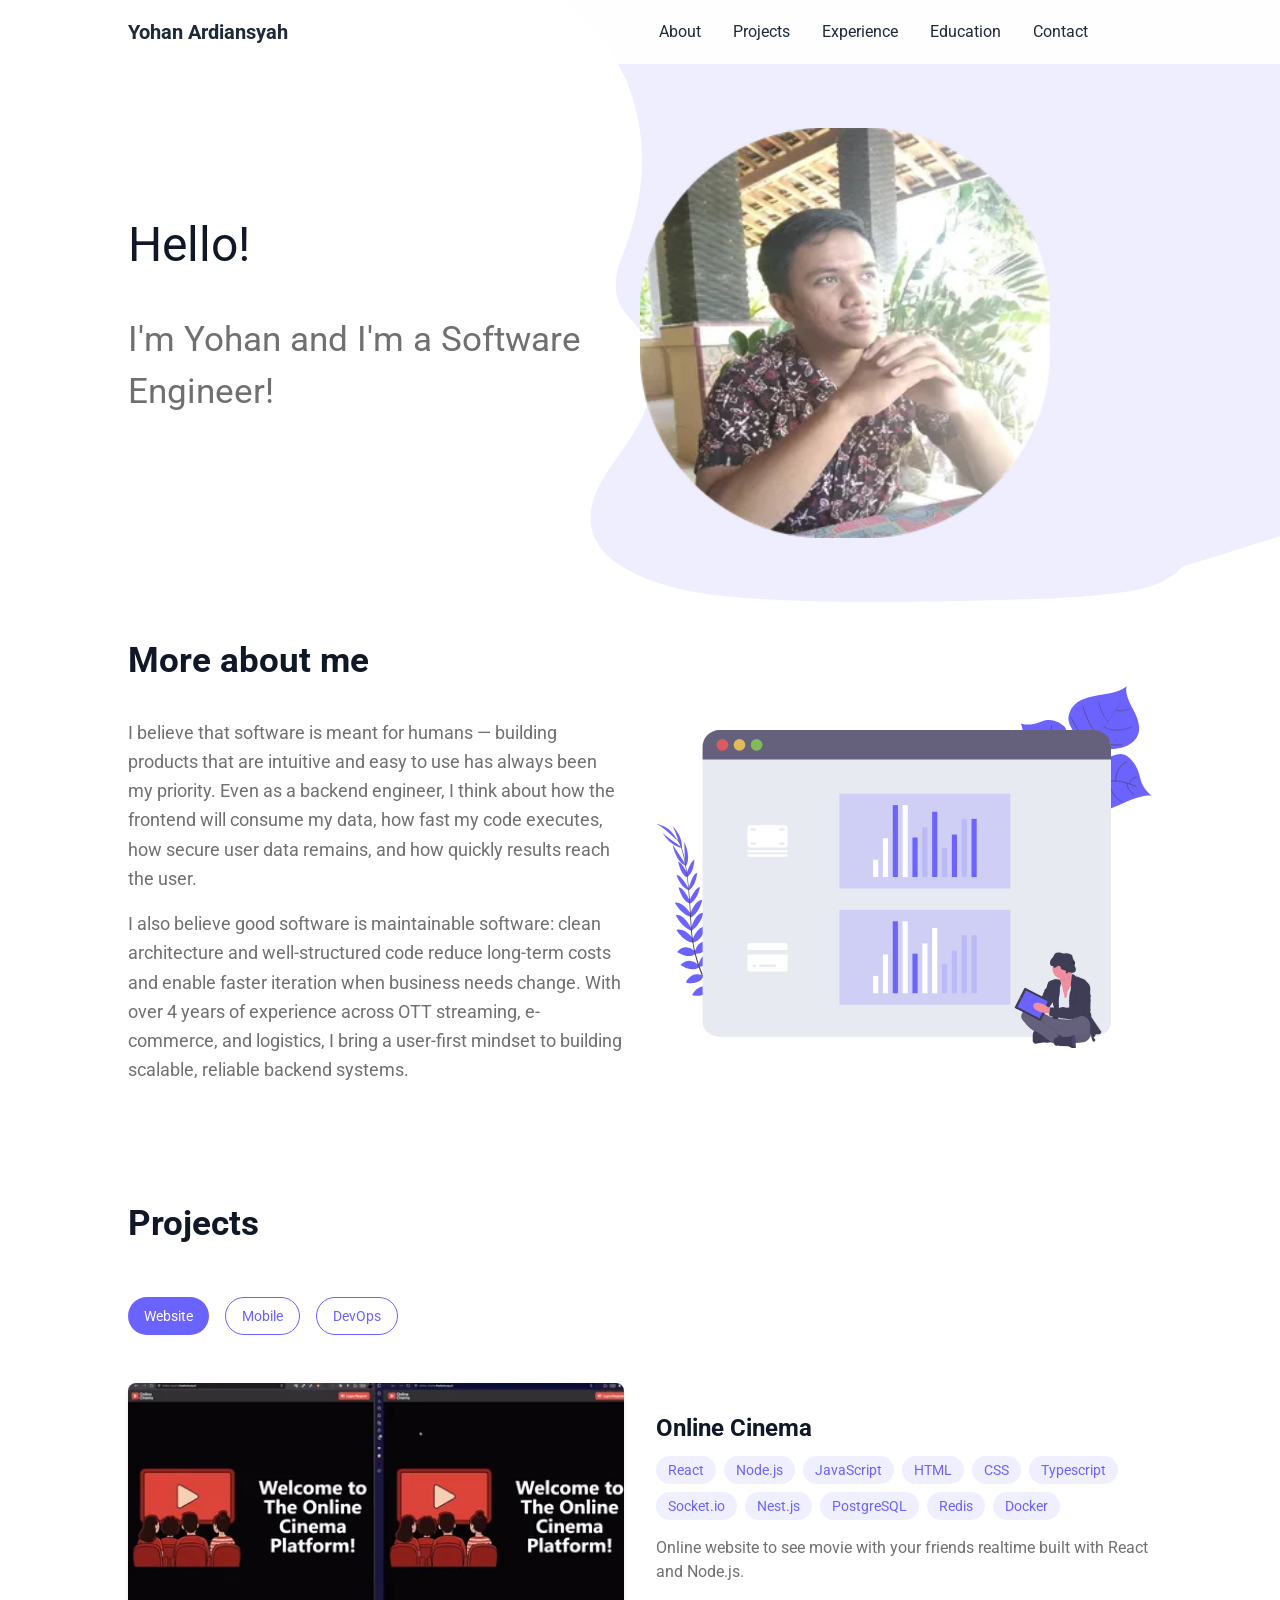
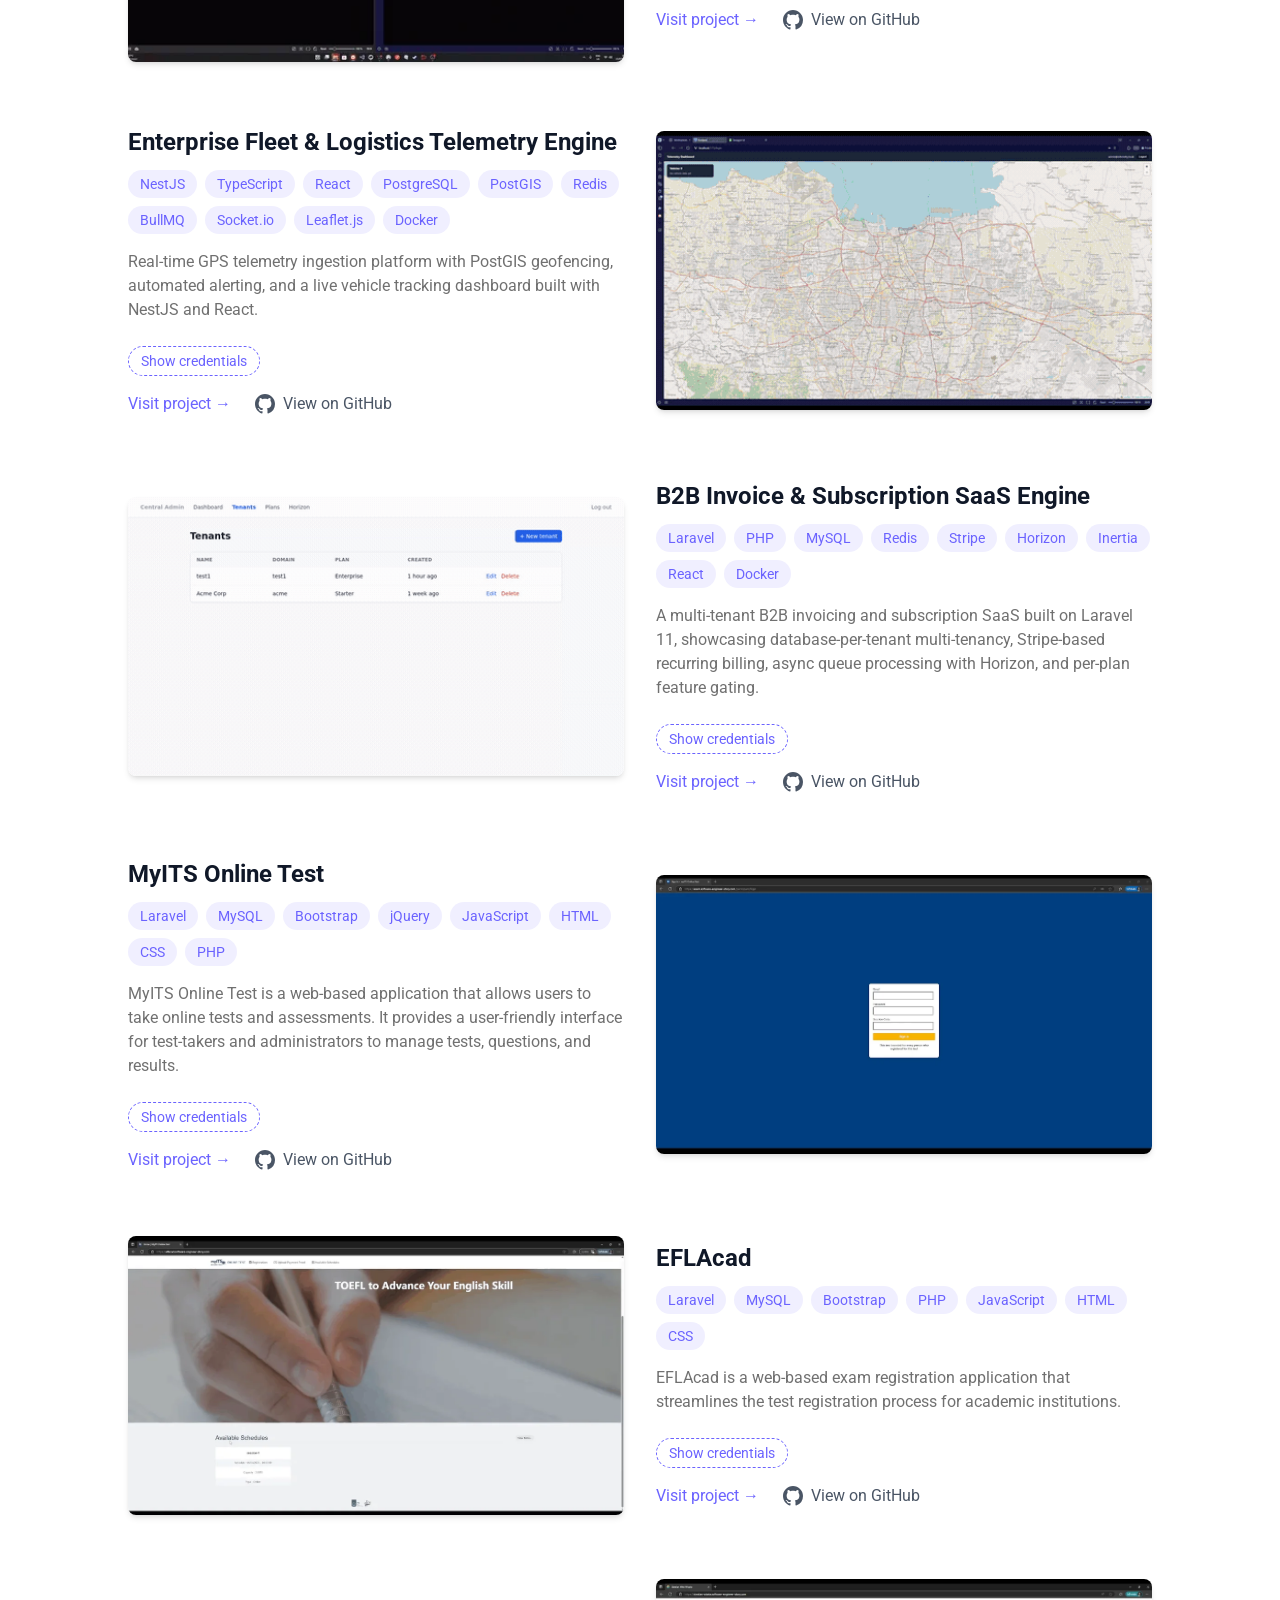
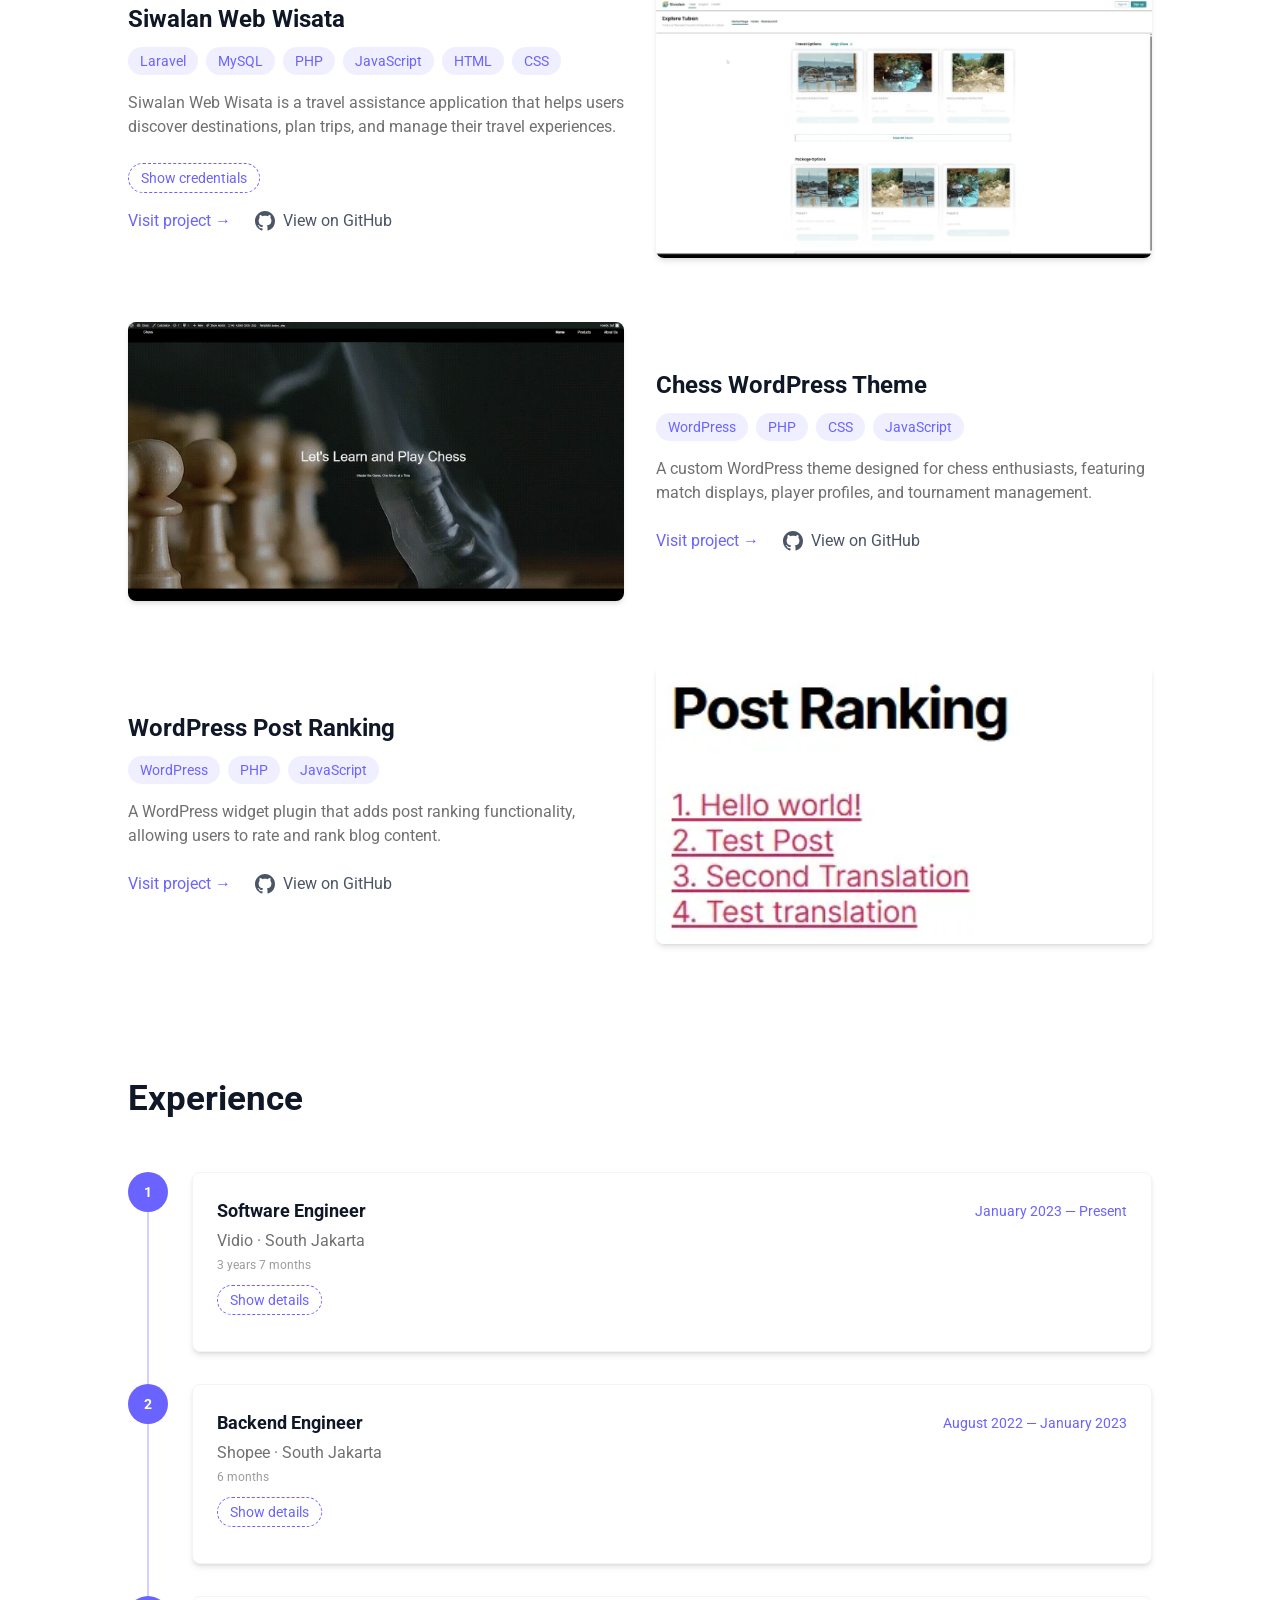
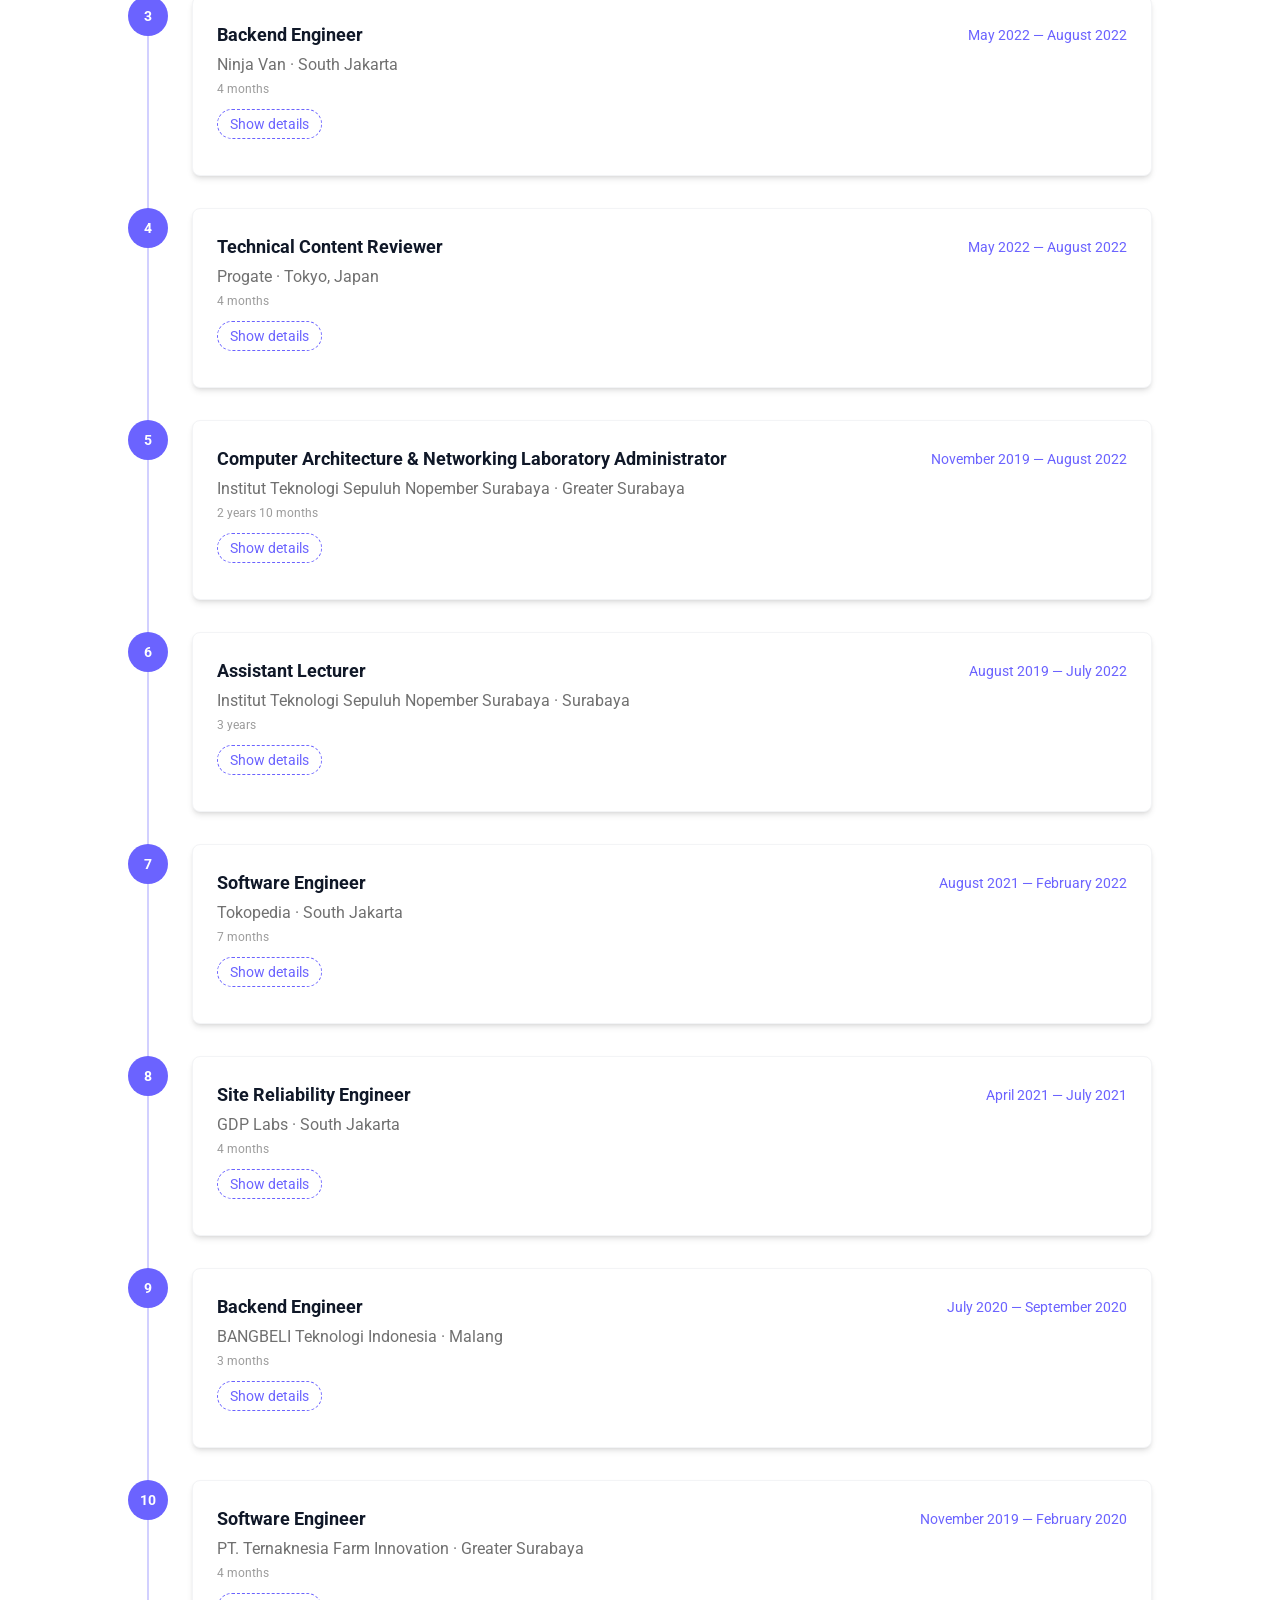
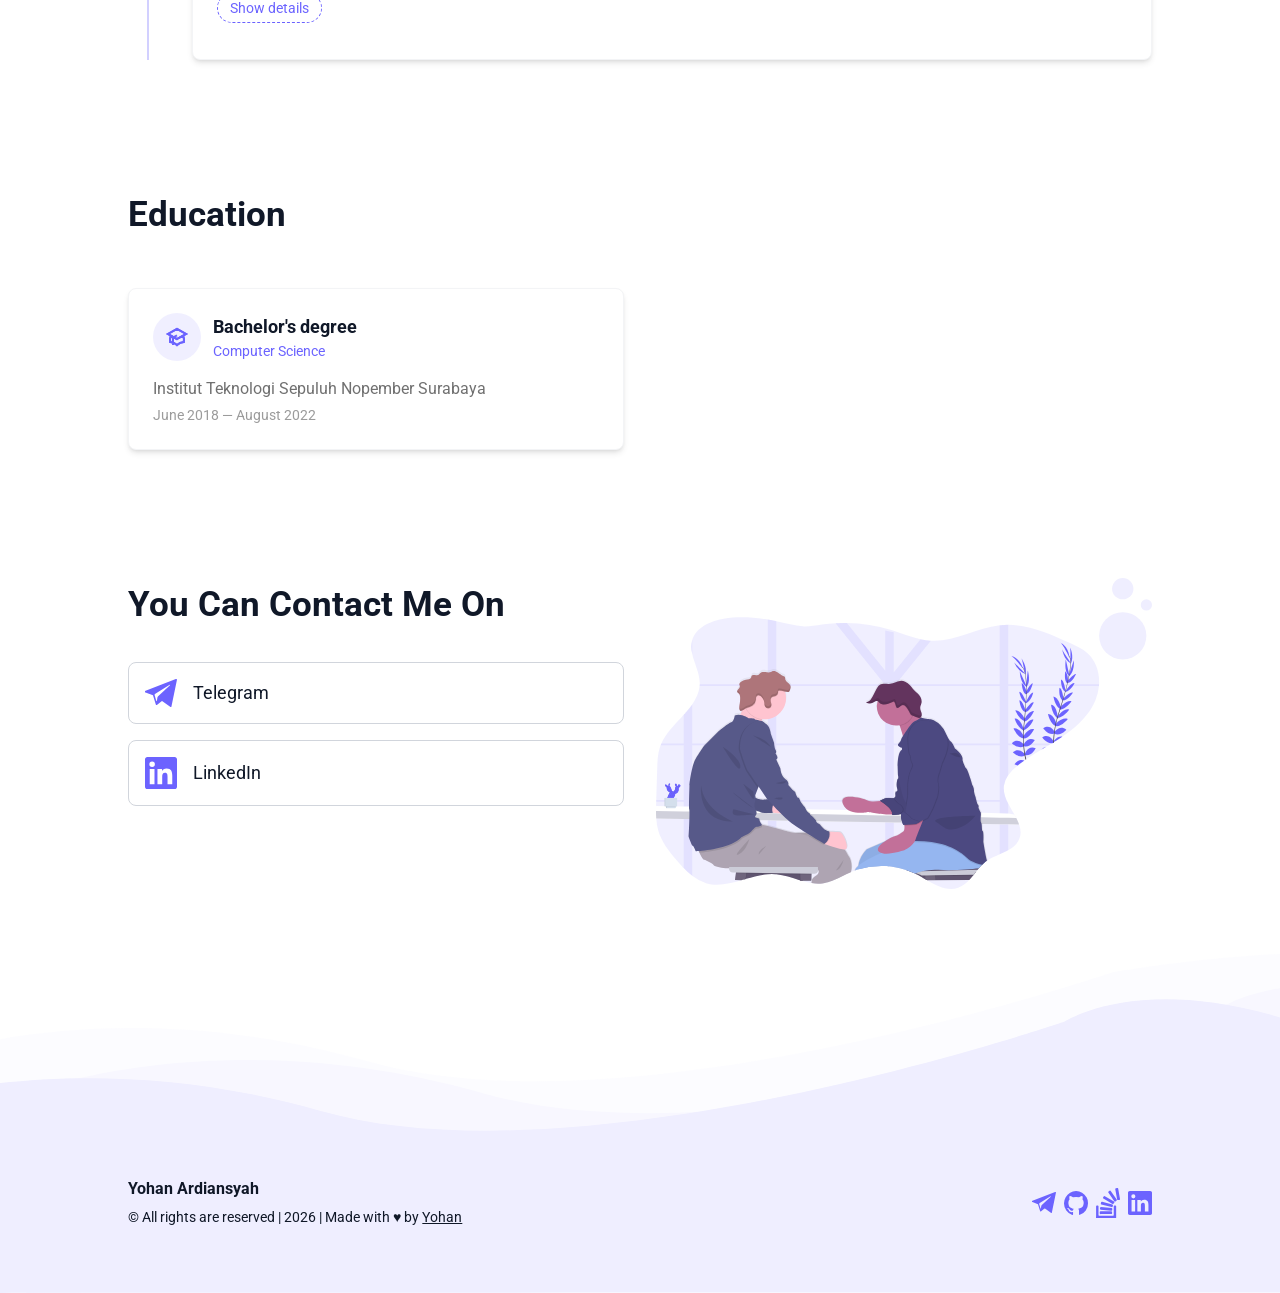
<file: index.html>
<!DOCTYPE html><html lang="en"> <head><meta charset="UTF-8"><meta name="viewport" content="width=device-width, initial-scale=1.0"><meta name="theme-color" content="#6b63ff"><link rel="icon" type="image/png" sizes="512x512" href="/favicon/favicon-512.png"><link rel="manifest" href="/manifest.json"><script>
  (function () {
    const stored = localStorage.getItem('theme');
    const prefersDark = window.matchMedia('(prefers-color-scheme: dark)').matches;
    if (stored === 'dark' || (!stored && prefersDark)) {
      document.documentElement.classList.add('dark');
    }
  })();
</script><meta name="description" content="I'm Yohan and I'm a Software engineer!"><meta property="og:url" content="https://kuuhaku86.github.io/"><meta property="og:type" content="website"><meta property="og:title" content="Yohan Ardiansyah"><meta property="og:description" content="I'm Yohan and I'm a Software engineer!"><meta property="og:image" content="/_astro/thumbnail.BAWuqA15.png"><meta property="fb:app_id" content="yohan.ardiansyah90"><meta name="twitter:card" content="summary"><meta name="twitter:creator" content="@kuuhaku86"><meta name="twitter:site" content="@kuuhaku86"><meta name="twitter:title" content="Yohan Ardiansyah"><meta name="twitter:description" content="I'm Yohan and I'm a Software engineer!"><meta name="twitter:image:src" content="/_astro/thumbnail.BAWuqA15.png"><link rel="canonical" href="https://kuuhaku86.github.io/"><script type="application/ld+json">{"@context":"http://schema.org","@type":"Organization","legalName":"Yohan Ardiansyah","url":"https://kuuhaku86.github.io/","logo":"/favicon/favicon-512.png","foundingDate":"2018","founders":[{"@type":"Person","name":"Yohan Ardiansyah"}],"contactPoint":[{"@type":"ContactPoint","email":"yohan.ardiansyah90@gmail.com","telephone":"+6289691447245","contactType":"customer service"}],"address":{"@type":"PostalAddress","addressLocality":"Madiun","addressRegion":"Jawa Timur","addressCountry":"Indonesia","postalCode":"63173"},"sameAs":["https://www.linkedin.com/in/yohan-ardiansyah/","https://instagram.com/yohan.ardiansyah90","https://github.com/kuuhaku86"]}</script><title>Yohan Ardiansyah</title><script async src="https://www.googletagmanager.com/gtag/js?id=UA-88875900-4"></script>
      <script>(function(){const gaId = "UA-88875900-4";

        window.dataLayer = window.dataLayer || [];
        function gtag(){dataLayer.push(arguments);}
        gtag('js', new Date());
        gtag('config', gaId);
      })();</script><link rel="stylesheet" href="/_astro/index.CNZHAIEC.css"></head> <body>   <section class="pb-16 bg-no-repeat bg-[right_top] bg-[length:contain]" style="background-image: url(/_astro/overlay.DzzXIYcF.svg)"> <!-- Sticky header bar --> <header class="sticky top-0 z-30 bg-white/90 dark:bg-[#212121]/90 backdrop-blur-sm"> <div class="max-w-6xl mx-auto w-[90%] lg:w-[80%] flex items-center justify-between py-4"> <a href="/" class="text-xl font-bold text-gray-800 dark:text-white no-underline">
Yohan Ardiansyah
</a> <style>astro-island,astro-slot,astro-static-slot{display:contents}</style><script>(()=>{var e=async t=>{await(await t())()};(self.Astro||(self.Astro={})).load=e;window.dispatchEvent(new Event("astro:load"));})();</script><script>(()=>{var A=Object.defineProperty;var g=(i,o,a)=>o in i?A(i,o,{enumerable:!0,configurable:!0,writable:!0,value:a}):i[o]=a;var d=(i,o,a)=>g(i,typeof o!="symbol"?o+"":o,a);{let i={0:t=>m(t),1:t=>a(t),2:t=>new RegExp(t),3:t=>new Date(t),4:t=>new Map(a(t)),5:t=>new Set(a(t)),6:t=>BigInt(t),7:t=>new URL(t),8:t=>new Uint8Array(t),9:t=>new Uint16Array(t),10:t=>new Uint32Array(t),11:t=>1/0*t},o=t=>{let[l,e]=t;return l in i?i[l](e):void 0},a=t=>t.map(o),m=t=>typeof t!="object"||t===null?t:Object.fromEntries(Object.entries(t).map(([l,e])=>[l,o(e)]));class y extends HTMLElement{constructor(){super(...arguments);d(this,"Component");d(this,"hydrator");d(this,"hydrate",async()=>{var b;if(!this.hydrator||!this.isConnected)return;let e=(b=this.parentElement)==null?void 0:b.closest("astro-island[ssr]");if(e){e.addEventListener("astro:hydrate",this.hydrate,{once:!0});return}let c=this.querySelectorAll("astro-slot"),n={},h=this.querySelectorAll("template[data-astro-template]");for(let r of h){let s=r.closest(this.tagName);s!=null&&s.isSameNode(this)&&(n[r.getAttribute("data-astro-template")||"default"]=r.innerHTML,r.remove())}for(let r of c){let s=r.closest(this.tagName);s!=null&&s.isSameNode(this)&&(n[r.getAttribute("name")||"default"]=r.innerHTML)}let p;try{p=this.hasAttribute("props")?m(JSON.parse(this.getAttribute("props"))):{}}catch(r){let s=this.getAttribute("component-url")||"<unknown>",v=this.getAttribute("component-export");throw v&&(s+=` (export ${v})`),console.error(`[hydrate] Error parsing props for component ${s}`,this.getAttribute("props"),r),r}let u;await this.hydrator(this)(this.Component,p,n,{client:this.getAttribute("client")}),this.removeAttribute("ssr"),this.dispatchEvent(new CustomEvent("astro:hydrate"))});d(this,"unmount",()=>{this.isConnected||this.dispatchEvent(new CustomEvent("astro:unmount"))})}disconnectedCallback(){document.removeEventListener("astro:after-swap",this.unmount),document.addEventListener("astro:after-swap",this.unmount,{once:!0})}connectedCallback(){if(!this.hasAttribute("await-children")||document.readyState==="interactive"||document.readyState==="complete")this.childrenConnectedCallback();else{let e=()=>{document.removeEventListener("DOMContentLoaded",e),c.disconnect(),this.childrenConnectedCallback()},c=new MutationObserver(()=>{var n;((n=this.lastChild)==null?void 0:n.nodeType)===Node.COMMENT_NODE&&this.lastChild.nodeValue==="astro:end"&&(this.lastChild.remove(),e())});c.observe(this,{childList:!0}),document.addEventListener("DOMContentLoaded",e)}}async childrenConnectedCallback(){let e=this.getAttribute("before-hydration-url");e&&await import(e),this.start()}async start(){let e=JSON.parse(this.getAttribute("opts")),c=this.getAttribute("client");if(Astro[c]===void 0){window.addEventListener(`astro:${c}`,()=>this.start(),{once:!0});return}try{await Astro[c](async()=>{let n=this.getAttribute("renderer-url"),[h,{default:p}]=await Promise.all([import(this.getAttribute("component-url")),n?import(n):()=>()=>{}]),u=this.getAttribute("component-export")||"default";if(!u.includes("."))this.Component=h[u];else{this.Component=h;for(let f of u.split("."))this.Component=this.Component[f]}return this.hydrator=p,this.hydrate},e,this)}catch(n){console.error(`[astro-island] Error hydrating ${this.getAttribute("component-url")}`,n)}}attributeChangedCallback(){this.hydrate()}}d(y,"observedAttributes",["props"]),customElements.get("astro-island")||customElements.define("astro-island",y)}})();</script><astro-island uid="Z1vtIUg" prefix="r4" component-url="/_astro/MobileMenu.DkP-7vt8.js" component-export="default" renderer-url="/_astro/client.CpQ9otmg.js" props="{}" ssr client="load" opts="{&quot;name&quot;:&quot;MobileMenu&quot;,&quot;value&quot;:true}" await-children><button type="button" class="md:hidden flex flex-col justify-center items-center w-8 h-8 bg-transparent border-none cursor-pointer z-50 relative" aria-label="Open menu"><span class="block w-6 h-0.5 bg-gray-800 dark:bg-white transition-all duration-300 -translate-y-1"></span><span class="block w-6 h-0.5 bg-gray-800 dark:bg-white transition-all duration-300 my-[3px] opacity-100"></span><span class="block w-6 h-0.5 bg-gray-800 dark:bg-white transition-all duration-300 translate-y-1"></span></button><nav class="hidden md:flex items-center gap-8"><a href="#about" class="text-gray-800 dark:text-white hover:text-primary dark:hover:text-primary transition-colors">About</a><a href="#projects" class="text-gray-800 dark:text-white hover:text-primary dark:hover:text-primary transition-colors">Projects</a><a href="#experience" class="text-gray-800 dark:text-white hover:text-primary dark:hover:text-primary transition-colors">Experience</a><a href="#education" class="text-gray-800 dark:text-white hover:text-primary dark:hover:text-primary transition-colors">Education</a><a href="#contact" class="text-gray-800 dark:text-white hover:text-primary dark:hover:text-primary transition-colors">Contact</a><button type="button" class="bg-transparent border-none cursor-pointer p-1" aria-label="Switch to dark mode"><img src="/_astro/moon.DWt9yu8M.svg" alt="dark mode" width="24" height="24"/></button></nav><aside class="fixed top-0 right-0 h-full w-64 bg-white dark:bg-[#212121] z-50 transform transition-transform duration-300 md:hidden translate-x-full"><nav class="flex flex-col items-start gap-6 p-8 pt-20"><a href="#about" class="text-gray-800 dark:text-white text-lg hover:text-primary dark:hover:text-primary transition-colors">About</a><a href="#projects" class="text-gray-800 dark:text-white text-lg hover:text-primary dark:hover:text-primary transition-colors">Projects</a><a href="#experience" class="text-gray-800 dark:text-white text-lg hover:text-primary dark:hover:text-primary transition-colors">Experience</a><a href="#education" class="text-gray-800 dark:text-white text-lg hover:text-primary dark:hover:text-primary transition-colors">Education</a><a href="#contact" class="text-gray-800 dark:text-white text-lg hover:text-primary dark:hover:text-primary transition-colors">Contact</a><button type="button" class="bg-transparent border-none cursor-pointer p-1" aria-label="Switch to dark mode"><img src="/_astro/moon.DWt9yu8M.svg" alt="dark mode" width="24" height="24"/></button></nav></aside><!--astro:end--></astro-island> </div> </header> <!-- Hero content --> <div class="max-w-6xl mx-auto w-[90%] lg:w-[80%] flex items-center justify-between pt-16 flex-col md:flex-row"> <div class="flex-1 w-full md:mb-0 mb-8"> <h1 class="text-[36pt] md:text-[36pt] text-gray-900 dark:text-white mb-8 sm:text-[30pt]">
Hello!
</h1> <h2 class="text-[32pt] font-normal text-[#707070] dark:text-[#e6e6e6] mb-10 sm:text-[26pt]">
I'm Yohan and I'm a Software Engineer!
</h2> </div> <div class="flex-1 w-full"> <img src="/_astro/pp-round.Dqd3zfSC_1F7p3F.webp" alt="I'm Yohan and I'm a Software Engineer!" loading="lazy" decoding="async" fetchpriority="auto" width="300" height="300" class="w-4/5"> </div> </div> </section> <section id="about" class="py-8"> <!-- Skills section --> <div class="max-w-6xl mx-auto w-[90%] lg:w-[80%] flex items-center justify-between flex-col-reverse md:flex-row-reverse"> <div class="flex-1 w-full md:mb-0 mb-8"> <img src="/_astro/skills.D8OMtKzK.svg" alt="I'm Yohan and I'm a Software Engineer!" class="w-full" loading="lazy"> </div> <div class="flex-1 w-full md:pr-8"> <h2 class="text-[26pt] font-bold text-gray-900 dark:text-white mb-8">
More about me
</h2> <p class="text-lg leading-relaxed text-[#707070] dark:text-[#c7c7c7] mb-4">
I believe that software is meant for humans — building products that are intuitive and easy to use has always been my priority. Even as a backend engineer, I think about how the frontend will consume my data, how fast my code executes, how secure user data remains, and how quickly results reach the user.
</p> <p class="text-lg leading-relaxed text-[#707070] dark:text-[#c7c7c7] mb-4">
I also believe good software is maintainable software: clean architecture and well-structured code reduce long-term costs and enable faster iteration when business needs change. With over 4 years of experience across OTT streaming, e-commerce, and logistics, I bring a user-first mindset to building scalable, reliable backend systems.
</p> </div> </div> </section> <astro-island uid="Zo3xtX" prefix="r5" component-url="/_astro/Projects.D0gzIZsQ.js" component-export="default" renderer-url="/_astro/client.CpQ9otmg.js" props="{}" ssr client="load" opts="{&quot;name&quot;:&quot;Projects&quot;,&quot;value&quot;:true}" await-children><section id="projects" class="py-16"><style>
        .project-row:nth-child(even) &gt; .project-preview { order: 2; }
        .project-row:nth-child(even) &gt; .project-details { order: 1; }
      </style><div class="max-w-6xl mx-auto w-[90%] lg:w-[80%]"><h2 class="text-[26pt] font-bold text-gray-900 dark:text-white mb-12">Projects</h2><div class="flex gap-4 mb-12"><button type="button" aria-selected="true" class="px-4 py-2 rounded-full text-sm font-medium transition-colors bg-primary text-white">Website</button><button type="button" aria-selected="false" class="px-4 py-2 rounded-full text-sm font-medium transition-colors border border-primary text-primary hover:bg-primary/10 dark:hover:bg-primary/20">Mobile</button><button type="button" aria-selected="false" class="px-4 py-2 rounded-full text-sm font-medium transition-colors border border-primary text-primary hover:bg-primary/10 dark:hover:bg-primary/20">DevOps</button></div><div class="flex flex-col gap-16"><div class="grid grid-cols-1 md:grid-cols-2 gap-8 items-center project-row"><div class="project-preview"><video autoplay="" loop="" muted="" playsinline="" poster="/projects/onlinecinema.webp" class="w-full rounded-lg shadow-md object-cover aspect-video"><source src="/projects/onlinecinema.mp4" type="video/mp4"/></video></div><div class="project-details"><h3 class="text-2xl font-bold text-gray-900 dark:text-white mb-3">Online Cinema</h3><div class="flex flex-wrap gap-2 mb-4"><span class="px-3 py-1 text-sm bg-primary/10 text-primary rounded-full dark:bg-primary/20">React</span><span class="px-3 py-1 text-sm bg-primary/10 text-primary rounded-full dark:bg-primary/20">Node.js</span><span class="px-3 py-1 text-sm bg-primary/10 text-primary rounded-full dark:bg-primary/20">JavaScript</span><span class="px-3 py-1 text-sm bg-primary/10 text-primary rounded-full dark:bg-primary/20">HTML</span><span class="px-3 py-1 text-sm bg-primary/10 text-primary rounded-full dark:bg-primary/20">CSS</span><span class="px-3 py-1 text-sm bg-primary/10 text-primary rounded-full dark:bg-primary/20">Typescript</span><span class="px-3 py-1 text-sm bg-primary/10 text-primary rounded-full dark:bg-primary/20">Socket.io</span><span class="px-3 py-1 text-sm bg-primary/10 text-primary rounded-full dark:bg-primary/20">Nest.js</span><span class="px-3 py-1 text-sm bg-primary/10 text-primary rounded-full dark:bg-primary/20">PostgreSQL</span><span class="px-3 py-1 text-sm bg-primary/10 text-primary rounded-full dark:bg-primary/20">Redis</span><span class="px-3 py-1 text-sm bg-primary/10 text-primary rounded-full dark:bg-primary/20">Docker</span></div><p class="text-[#707070] dark:text-[#c7c7c7] mb-6">Online website to see movie with your friends realtime built with React and Node.js.</p><div class="flex flex-wrap items-center gap-6"><a href="https://online-cinema.freeform.my.id" target="_blank" rel="noopener noreferrer" class="inline-flex items-center gap-2 text-primary hover:underline font-medium">Visit project →</a><a href="https://github.com/kuuhaku86/online-cinema" target="_blank" rel="noopener noreferrer" class="inline-flex items-center gap-2 text-gray-600 dark:text-gray-400 hover:text-primary dark:hover:text-primary font-medium"><svg viewBox="0 0 24 24" class="w-5 h-5 fill-current" aria-hidden="true"><path d="M12 0C5.37 0 0 5.37 0 12c0 5.31 3.435 9.795 8.205 11.385.6.105.825-.255.825-.57 0-.285-.015-1.23-.015-2.235-3.015.555-3.795-.735-4.035-1.41-.135-.345-.72-1.41-1.23-1.695-.42-.225-1.02-.78-.015-.795.945-.015 1.62.87 1.845 1.23 1.08 1.815 2.805 1.305 3.495.99.105-.78.42-1.305.765-1.605-2.67-.3-5.46-1.335-5.46-5.925 0-1.305.465-2.385 1.23-3.225-.12-.3-.54-1.53.12-3.18 0 0 1.005-.315 3.3 1.23.96-.27 1.98-.405 3-.405s2.04.135 3 .405c2.295-1.56 3.3-1.23 3.3-1.23.66 1.65.24 2.88.12 3.18.765.84 1.23 1.905 1.23 3.225 0 4.605-2.805 5.625-5.475 5.925.435.375.81 1.095.81 2.22 0 1.605-.015 2.895-.015 3.3 0 .315.225.69.825.57A12.02 12.02 0 0 0 24 12c0-6.63-5.37-12-12-12z"></path></svg>View on GitHub</a></div></div></div><div class="grid grid-cols-1 md:grid-cols-2 gap-8 items-center project-row"><div class="project-preview"><img src="/projects/enterprise-telemetry-engine.gif" alt="Enterprise Fleet &amp; Logistics Telemetry Engine" loading="lazy" class="w-full rounded-lg shadow-md object-cover aspect-video"/></div><div class="project-details"><h3 class="text-2xl font-bold text-gray-900 dark:text-white mb-3">Enterprise Fleet &amp; Logistics Telemetry Engine</h3><div class="flex flex-wrap gap-2 mb-4"><span class="px-3 py-1 text-sm bg-primary/10 text-primary rounded-full dark:bg-primary/20">NestJS</span><span class="px-3 py-1 text-sm bg-primary/10 text-primary rounded-full dark:bg-primary/20">TypeScript</span><span class="px-3 py-1 text-sm bg-primary/10 text-primary rounded-full dark:bg-primary/20">React</span><span class="px-3 py-1 text-sm bg-primary/10 text-primary rounded-full dark:bg-primary/20">PostgreSQL</span><span class="px-3 py-1 text-sm bg-primary/10 text-primary rounded-full dark:bg-primary/20">PostGIS</span><span class="px-3 py-1 text-sm bg-primary/10 text-primary rounded-full dark:bg-primary/20">Redis</span><span class="px-3 py-1 text-sm bg-primary/10 text-primary rounded-full dark:bg-primary/20">BullMQ</span><span class="px-3 py-1 text-sm bg-primary/10 text-primary rounded-full dark:bg-primary/20">Socket.io</span><span class="px-3 py-1 text-sm bg-primary/10 text-primary rounded-full dark:bg-primary/20">Leaflet.js</span><span class="px-3 py-1 text-sm bg-primary/10 text-primary rounded-full dark:bg-primary/20">Docker</span></div><p class="text-[#707070] dark:text-[#c7c7c7] mb-6">Real-time GPS telemetry ingestion platform with PostGIS geofencing, automated alerting, and a live vehicle tracking dashboard built with NestJS and React.</p><div class="mb-4"><button type="button" class="px-3 py-1 rounded-full text-sm font-medium transition-colors border border-dashed border-primary text-primary hover:bg-primary/10 dark:hover:bg-primary/20">Show credentials</button></div><div class="flex flex-wrap items-center gap-6"><a href="https://github.com/kuuhaku86/enterprise-telemetry-engine" target="_blank" rel="noopener noreferrer" class="inline-flex items-center gap-2 text-primary hover:underline font-medium">Visit project →</a><a href="https://github.com/kuuhaku86/enterprise-telemetry-engine" target="_blank" rel="noopener noreferrer" class="inline-flex items-center gap-2 text-gray-600 dark:text-gray-400 hover:text-primary dark:hover:text-primary font-medium"><svg viewBox="0 0 24 24" class="w-5 h-5 fill-current" aria-hidden="true"><path d="M12 0C5.37 0 0 5.37 0 12c0 5.31 3.435 9.795 8.205 11.385.6.105.825-.255.825-.57 0-.285-.015-1.23-.015-2.235-3.015.555-3.795-.735-4.035-1.41-.135-.345-.72-1.41-1.23-1.695-.42-.225-1.02-.78-.015-.795.945-.015 1.62.87 1.845 1.23 1.08 1.815 2.805 1.305 3.495.99.105-.78.42-1.305.765-1.605-2.67-.3-5.46-1.335-5.46-5.925 0-1.305.465-2.385 1.23-3.225-.12-.3-.54-1.53.12-3.18 0 0 1.005-.315 3.3 1.23.96-.27 1.98-.405 3-.405s2.04.135 3 .405c2.295-1.56 3.3-1.23 3.3-1.23.66 1.65.24 2.88.12 3.18.765.84 1.23 1.905 1.23 3.225 0 4.605-2.805 5.625-5.475 5.925.435.375.81 1.095.81 2.22 0 1.605-.015 2.895-.015 3.3 0 .315.225.69.825.57A12.02 12.02 0 0 0 24 12c0-6.63-5.37-12-12-12z"></path></svg>View on GitHub</a></div></div></div><div class="grid grid-cols-1 md:grid-cols-2 gap-8 items-center project-row"><div class="project-preview"><img src="/projects/b2b-invoice-saas-engine.gif" alt="B2B Invoice &amp; Subscription SaaS Engine" loading="lazy" class="w-full rounded-lg shadow-md object-cover aspect-video"/></div><div class="project-details"><h3 class="text-2xl font-bold text-gray-900 dark:text-white mb-3">B2B Invoice &amp; Subscription SaaS Engine</h3><div class="flex flex-wrap gap-2 mb-4"><span class="px-3 py-1 text-sm bg-primary/10 text-primary rounded-full dark:bg-primary/20">Laravel</span><span class="px-3 py-1 text-sm bg-primary/10 text-primary rounded-full dark:bg-primary/20">PHP</span><span class="px-3 py-1 text-sm bg-primary/10 text-primary rounded-full dark:bg-primary/20">MySQL</span><span class="px-3 py-1 text-sm bg-primary/10 text-primary rounded-full dark:bg-primary/20">Redis</span><span class="px-3 py-1 text-sm bg-primary/10 text-primary rounded-full dark:bg-primary/20">Stripe</span><span class="px-3 py-1 text-sm bg-primary/10 text-primary rounded-full dark:bg-primary/20">Horizon</span><span class="px-3 py-1 text-sm bg-primary/10 text-primary rounded-full dark:bg-primary/20">Inertia</span><span class="px-3 py-1 text-sm bg-primary/10 text-primary rounded-full dark:bg-primary/20">React</span><span class="px-3 py-1 text-sm bg-primary/10 text-primary rounded-full dark:bg-primary/20">Docker</span></div><p class="text-[#707070] dark:text-[#c7c7c7] mb-6">A multi-tenant B2B invoicing and subscription SaaS built on Laravel 11, showcasing database-per-tenant multi-tenancy, Stripe-based recurring billing, async queue processing with Horizon, and per-plan feature gating.</p><div class="mb-4"><button type="button" class="px-3 py-1 rounded-full text-sm font-medium transition-colors border border-dashed border-primary text-primary hover:bg-primary/10 dark:hover:bg-primary/20">Show credentials</button></div><div class="flex flex-wrap items-center gap-6"><a href="https://github.com/kuuhaku86/b2b-invoice-saas-engine" target="_blank" rel="noopener noreferrer" class="inline-flex items-center gap-2 text-primary hover:underline font-medium">Visit project →</a><a href="https://github.com/kuuhaku86/b2b-invoice-saas-engine" target="_blank" rel="noopener noreferrer" class="inline-flex items-center gap-2 text-gray-600 dark:text-gray-400 hover:text-primary dark:hover:text-primary font-medium"><svg viewBox="0 0 24 24" class="w-5 h-5 fill-current" aria-hidden="true"><path d="M12 0C5.37 0 0 5.37 0 12c0 5.31 3.435 9.795 8.205 11.385.6.105.825-.255.825-.57 0-.285-.015-1.23-.015-2.235-3.015.555-3.795-.735-4.035-1.41-.135-.345-.72-1.41-1.23-1.695-.42-.225-1.02-.78-.015-.795.945-.015 1.62.87 1.845 1.23 1.08 1.815 2.805 1.305 3.495.99.105-.78.42-1.305.765-1.605-2.67-.3-5.46-1.335-5.46-5.925 0-1.305.465-2.385 1.23-3.225-.12-.3-.54-1.53.12-3.18 0 0 1.005-.315 3.3 1.23.96-.27 1.98-.405 3-.405s2.04.135 3 .405c2.295-1.56 3.3-1.23 3.3-1.23.66 1.65.24 2.88.12 3.18.765.84 1.23 1.905 1.23 3.225 0 4.605-2.805 5.625-5.475 5.925.435.375.81 1.095.81 2.22 0 1.605-.015 2.895-.015 3.3 0 .315.225.69.825.57A12.02 12.02 0 0 0 24 12c0-6.63-5.37-12-12-12z"></path></svg>View on GitHub</a></div></div></div><div class="grid grid-cols-1 md:grid-cols-2 gap-8 items-center project-row"><div class="project-preview"><video autoplay="" loop="" muted="" playsinline="" poster="/projects/examits.webp" class="w-full rounded-lg shadow-md object-cover aspect-video"><source src="/projects/examits.mp4" type="video/mp4"/></video></div><div class="project-details"><h3 class="text-2xl font-bold text-gray-900 dark:text-white mb-3">MyITS Online Test</h3><div class="flex flex-wrap gap-2 mb-4"><span class="px-3 py-1 text-sm bg-primary/10 text-primary rounded-full dark:bg-primary/20">Laravel</span><span class="px-3 py-1 text-sm bg-primary/10 text-primary rounded-full dark:bg-primary/20">MySQL</span><span class="px-3 py-1 text-sm bg-primary/10 text-primary rounded-full dark:bg-primary/20">Bootstrap</span><span class="px-3 py-1 text-sm bg-primary/10 text-primary rounded-full dark:bg-primary/20">jQuery</span><span class="px-3 py-1 text-sm bg-primary/10 text-primary rounded-full dark:bg-primary/20">JavaScript</span><span class="px-3 py-1 text-sm bg-primary/10 text-primary rounded-full dark:bg-primary/20">HTML</span><span class="px-3 py-1 text-sm bg-primary/10 text-primary rounded-full dark:bg-primary/20">CSS</span><span class="px-3 py-1 text-sm bg-primary/10 text-primary rounded-full dark:bg-primary/20">PHP</span></div><p class="text-[#707070] dark:text-[#c7c7c7] mb-6">MyITS Online Test is a web-based application that allows users to take online tests and assessments. It provides a user-friendly interface for test-takers and administrators to manage tests, questions, and results.</p><div class="mb-4"><button type="button" class="px-3 py-1 rounded-full text-sm font-medium transition-colors border border-dashed border-primary text-primary hover:bg-primary/10 dark:hover:bg-primary/20">Show credentials</button></div><div class="flex flex-wrap items-center gap-6"><a href="https://exam.freeform.my.id/participant/login" target="_blank" rel="noopener noreferrer" class="inline-flex items-center gap-2 text-primary hover:underline font-medium">Visit project →</a><a href="https://gitlab.com/kuuhaku86/examits" target="_blank" rel="noopener noreferrer" class="inline-flex items-center gap-2 text-gray-600 dark:text-gray-400 hover:text-primary dark:hover:text-primary font-medium"><svg viewBox="0 0 24 24" class="w-5 h-5 fill-current" aria-hidden="true"><path d="M12 0C5.37 0 0 5.37 0 12c0 5.31 3.435 9.795 8.205 11.385.6.105.825-.255.825-.57 0-.285-.015-1.23-.015-2.235-3.015.555-3.795-.735-4.035-1.41-.135-.345-.72-1.41-1.23-1.695-.42-.225-1.02-.78-.015-.795.945-.015 1.62.87 1.845 1.23 1.08 1.815 2.805 1.305 3.495.99.105-.78.42-1.305.765-1.605-2.67-.3-5.46-1.335-5.46-5.925 0-1.305.465-2.385 1.23-3.225-.12-.3-.54-1.53.12-3.18 0 0 1.005-.315 3.3 1.23.96-.27 1.98-.405 3-.405s2.04.135 3 .405c2.295-1.56 3.3-1.23 3.3-1.23.66 1.65.24 2.88.12 3.18.765.84 1.23 1.905 1.23 3.225 0 4.605-2.805 5.625-5.475 5.925.435.375.81 1.095.81 2.22 0 1.605-.015 2.895-.015 3.3 0 .315.225.69.825.57A12.02 12.02 0 0 0 24 12c0-6.63-5.37-12-12-12z"></path></svg>View on GitHub</a></div></div></div><div class="grid grid-cols-1 md:grid-cols-2 gap-8 items-center project-row"><div class="project-preview"><video autoplay="" loop="" muted="" playsinline="" poster="/projects/eflacad.webp" class="w-full rounded-lg shadow-md object-cover aspect-video"><source src="/projects/eflacad.mp4" type="video/mp4"/></video></div><div class="project-details"><h3 class="text-2xl font-bold text-gray-900 dark:text-white mb-3">EFLAcad</h3><div class="flex flex-wrap gap-2 mb-4"><span class="px-3 py-1 text-sm bg-primary/10 text-primary rounded-full dark:bg-primary/20">Laravel</span><span class="px-3 py-1 text-sm bg-primary/10 text-primary rounded-full dark:bg-primary/20">MySQL</span><span class="px-3 py-1 text-sm bg-primary/10 text-primary rounded-full dark:bg-primary/20">Bootstrap</span><span class="px-3 py-1 text-sm bg-primary/10 text-primary rounded-full dark:bg-primary/20">PHP</span><span class="px-3 py-1 text-sm bg-primary/10 text-primary rounded-full dark:bg-primary/20">JavaScript</span><span class="px-3 py-1 text-sm bg-primary/10 text-primary rounded-full dark:bg-primary/20">HTML</span><span class="px-3 py-1 text-sm bg-primary/10 text-primary rounded-full dark:bg-primary/20">CSS</span></div><p class="text-[#707070] dark:text-[#c7c7c7] mb-6">EFLAcad is a web-based exam registration application that streamlines the test registration process for academic institutions.</p><div class="mb-4"><button type="button" class="px-3 py-1 rounded-full text-sm font-medium transition-colors border border-dashed border-primary text-primary hover:bg-primary/10 dark:hover:bg-primary/20">Show credentials</button></div><div class="flex flex-wrap items-center gap-6"><a href="https://eflacad.freeform.my.id" target="_blank" rel="noopener noreferrer" class="inline-flex items-center gap-2 text-primary hover:underline font-medium">Visit project →</a><a href="https://gitlab.com/kuuhaku86/eflacad" target="_blank" rel="noopener noreferrer" class="inline-flex items-center gap-2 text-gray-600 dark:text-gray-400 hover:text-primary dark:hover:text-primary font-medium"><svg viewBox="0 0 24 24" class="w-5 h-5 fill-current" aria-hidden="true"><path d="M12 0C5.37 0 0 5.37 0 12c0 5.31 3.435 9.795 8.205 11.385.6.105.825-.255.825-.57 0-.285-.015-1.23-.015-2.235-3.015.555-3.795-.735-4.035-1.41-.135-.345-.72-1.41-1.23-1.695-.42-.225-1.02-.78-.015-.795.945-.015 1.62.87 1.845 1.23 1.08 1.815 2.805 1.305 3.495.99.105-.78.42-1.305.765-1.605-2.67-.3-5.46-1.335-5.46-5.925 0-1.305.465-2.385 1.23-3.225-.12-.3-.54-1.53.12-3.18 0 0 1.005-.315 3.3 1.23.96-.27 1.98-.405 3-.405s2.04.135 3 .405c2.295-1.56 3.3-1.23 3.3-1.23.66 1.65.24 2.88.12 3.18.765.84 1.23 1.905 1.23 3.225 0 4.605-2.805 5.625-5.475 5.925.435.375.81 1.095.81 2.22 0 1.605-.015 2.895-.015 3.3 0 .315.225.69.825.57A12.02 12.02 0 0 0 24 12c0-6.63-5.37-12-12-12z"></path></svg>View on GitHub</a></div></div></div><div class="grid grid-cols-1 md:grid-cols-2 gap-8 items-center project-row"><div class="project-preview"><video autoplay="" loop="" muted="" playsinline="" poster="/projects/siwalan-wisata.webp" class="w-full rounded-lg shadow-md object-cover aspect-video"><source src="/projects/siwalan-wisata.mp4" type="video/mp4"/></video></div><div class="project-details"><h3 class="text-2xl font-bold text-gray-900 dark:text-white mb-3">Siwalan Web Wisata</h3><div class="flex flex-wrap gap-2 mb-4"><span class="px-3 py-1 text-sm bg-primary/10 text-primary rounded-full dark:bg-primary/20">Laravel</span><span class="px-3 py-1 text-sm bg-primary/10 text-primary rounded-full dark:bg-primary/20">MySQL</span><span class="px-3 py-1 text-sm bg-primary/10 text-primary rounded-full dark:bg-primary/20">PHP</span><span class="px-3 py-1 text-sm bg-primary/10 text-primary rounded-full dark:bg-primary/20">JavaScript</span><span class="px-3 py-1 text-sm bg-primary/10 text-primary rounded-full dark:bg-primary/20">HTML</span><span class="px-3 py-1 text-sm bg-primary/10 text-primary rounded-full dark:bg-primary/20">CSS</span></div><p class="text-[#707070] dark:text-[#c7c7c7] mb-6">Siwalan Web Wisata is a travel assistance application that helps users discover destinations, plan trips, and manage their travel experiences.</p><div class="mb-4"><button type="button" class="px-3 py-1 rounded-full text-sm font-medium transition-colors border border-dashed border-primary text-primary hover:bg-primary/10 dark:hover:bg-primary/20">Show credentials</button></div><div class="flex flex-wrap items-center gap-6"><a href="https://siwalan-wisata.freeform.my.id" target="_blank" rel="noopener noreferrer" class="inline-flex items-center gap-2 text-primary hover:underline font-medium">Visit project →</a><a href="https://gitlab.com/kuuhaku86/siwalan-web-wisata" target="_blank" rel="noopener noreferrer" class="inline-flex items-center gap-2 text-gray-600 dark:text-gray-400 hover:text-primary dark:hover:text-primary font-medium"><svg viewBox="0 0 24 24" class="w-5 h-5 fill-current" aria-hidden="true"><path d="M12 0C5.37 0 0 5.37 0 12c0 5.31 3.435 9.795 8.205 11.385.6.105.825-.255.825-.57 0-.285-.015-1.23-.015-2.235-3.015.555-3.795-.735-4.035-1.41-.135-.345-.72-1.41-1.23-1.695-.42-.225-1.02-.78-.015-.795.945-.015 1.62.87 1.845 1.23 1.08 1.815 2.805 1.305 3.495.99.105-.78.42-1.305.765-1.605-2.67-.3-5.46-1.335-5.46-5.925 0-1.305.465-2.385 1.23-3.225-.12-.3-.54-1.53.12-3.18 0 0 1.005-.315 3.3 1.23.96-.27 1.98-.405 3-.405s2.04.135 3 .405c2.295-1.56 3.3-1.23 3.3-1.23.66 1.65.24 2.88.12 3.18.765.84 1.23 1.905 1.23 3.225 0 4.605-2.805 5.625-5.475 5.925.435.375.81 1.095.81 2.22 0 1.605-.015 2.895-.015 3.3 0 .315.225.69.825.57A12.02 12.02 0 0 0 24 12c0-6.63-5.37-12-12-12z"></path></svg>View on GitHub</a></div></div></div><div class="grid grid-cols-1 md:grid-cols-2 gap-8 items-center project-row"><div class="project-preview"><video autoplay="" loop="" muted="" playsinline="" poster="/projects/wordpress-chess-theme.webp" class="w-full rounded-lg shadow-md object-cover aspect-video"><source src="/projects/wordpress-chess-theme.mp4" type="video/mp4"/></video></div><div class="project-details"><h3 class="text-2xl font-bold text-gray-900 dark:text-white mb-3">Chess WordPress Theme</h3><div class="flex flex-wrap gap-2 mb-4"><span class="px-3 py-1 text-sm bg-primary/10 text-primary rounded-full dark:bg-primary/20">WordPress</span><span class="px-3 py-1 text-sm bg-primary/10 text-primary rounded-full dark:bg-primary/20">PHP</span><span class="px-3 py-1 text-sm bg-primary/10 text-primary rounded-full dark:bg-primary/20">CSS</span><span class="px-3 py-1 text-sm bg-primary/10 text-primary rounded-full dark:bg-primary/20">JavaScript</span></div><p class="text-[#707070] dark:text-[#c7c7c7] mb-6">A custom WordPress theme designed for chess enthusiasts, featuring match displays, player profiles, and tournament management.</p><div class="flex flex-wrap items-center gap-6"><a href="https://medium.com/@yohan.ardiansyah90/building-your-first-wordpress-theme-6f6654c8fc73" target="_blank" rel="noopener noreferrer" class="inline-flex items-center gap-2 text-primary hover:underline font-medium">Visit project →</a><a href="https://github.com/kuuhaku86/chess-wordpress-theme" target="_blank" rel="noopener noreferrer" class="inline-flex items-center gap-2 text-gray-600 dark:text-gray-400 hover:text-primary dark:hover:text-primary font-medium"><svg viewBox="0 0 24 24" class="w-5 h-5 fill-current" aria-hidden="true"><path d="M12 0C5.37 0 0 5.37 0 12c0 5.31 3.435 9.795 8.205 11.385.6.105.825-.255.825-.57 0-.285-.015-1.23-.015-2.235-3.015.555-3.795-.735-4.035-1.41-.135-.345-.72-1.41-1.23-1.695-.42-.225-1.02-.78-.015-.795.945-.015 1.62.87 1.845 1.23 1.08 1.815 2.805 1.305 3.495.99.105-.78.42-1.305.765-1.605-2.67-.3-5.46-1.335-5.46-5.925 0-1.305.465-2.385 1.23-3.225-.12-.3-.54-1.53.12-3.18 0 0 1.005-.315 3.3 1.23.96-.27 1.98-.405 3-.405s2.04.135 3 .405c2.295-1.56 3.3-1.23 3.3-1.23.66 1.65.24 2.88.12 3.18.765.84 1.23 1.905 1.23 3.225 0 4.605-2.805 5.625-5.475 5.925.435.375.81 1.095.81 2.22 0 1.605-.015 2.895-.015 3.3 0 .315.225.69.825.57A12.02 12.02 0 0 0 24 12c0-6.63-5.37-12-12-12z"></path></svg>View on GitHub</a></div></div></div><div class="grid grid-cols-1 md:grid-cols-2 gap-8 items-center project-row"><div class="project-preview"><img src="/projects/wordpress-widget-plugin.png" alt="WordPress Post Ranking" loading="lazy" class="w-full rounded-lg shadow-md object-cover aspect-video"/></div><div class="project-details"><h3 class="text-2xl font-bold text-gray-900 dark:text-white mb-3">WordPress Post Ranking</h3><div class="flex flex-wrap gap-2 mb-4"><span class="px-3 py-1 text-sm bg-primary/10 text-primary rounded-full dark:bg-primary/20">WordPress</span><span class="px-3 py-1 text-sm bg-primary/10 text-primary rounded-full dark:bg-primary/20">PHP</span><span class="px-3 py-1 text-sm bg-primary/10 text-primary rounded-full dark:bg-primary/20">JavaScript</span></div><p class="text-[#707070] dark:text-[#c7c7c7] mb-6">A WordPress widget plugin that adds post ranking functionality, allowing users to rate and rank blog content.</p><div class="flex flex-wrap items-center gap-6"><a href="https://medium.com/@yohan.ardiansyah90/crafting-your-own-wordpress-widget-plugin-a-step-by-step-guide-c2952237413e" target="_blank" rel="noopener noreferrer" class="inline-flex items-center gap-2 text-primary hover:underline font-medium">Visit project →</a><a href="https://github.com/kuuhaku86/wordpress-post-ranking" target="_blank" rel="noopener noreferrer" class="inline-flex items-center gap-2 text-gray-600 dark:text-gray-400 hover:text-primary dark:hover:text-primary font-medium"><svg viewBox="0 0 24 24" class="w-5 h-5 fill-current" aria-hidden="true"><path d="M12 0C5.37 0 0 5.37 0 12c0 5.31 3.435 9.795 8.205 11.385.6.105.825-.255.825-.57 0-.285-.015-1.23-.015-2.235-3.015.555-3.795-.735-4.035-1.41-.135-.345-.72-1.41-1.23-1.695-.42-.225-1.02-.78-.015-.795.945-.015 1.62.87 1.845 1.23 1.08 1.815 2.805 1.305 3.495.99.105-.78.42-1.305.765-1.605-2.67-.3-5.46-1.335-5.46-5.925 0-1.305.465-2.385 1.23-3.225-.12-.3-.54-1.53.12-3.18 0 0 1.005-.315 3.3 1.23.96-.27 1.98-.405 3-.405s2.04.135 3 .405c2.295-1.56 3.3-1.23 3.3-1.23.66 1.65.24 2.88.12 3.18.765.84 1.23 1.905 1.23 3.225 0 4.605-2.805 5.625-5.475 5.925.435.375.81 1.095.81 2.22 0 1.605-.015 2.895-.015 3.3 0 .315.225.69.825.57A12.02 12.02 0 0 0 24 12c0-6.63-5.37-12-12-12z"></path></svg>View on GitHub</a></div></div></div></div></div></section><!--astro:end--></astro-island> <astro-island uid="Z1aycD" prefix="r6" component-url="/_astro/Experience.Dgyqmpwh.js" component-export="default" renderer-url="/_astro/client.CpQ9otmg.js" props="{}" ssr client="load" opts="{&quot;name&quot;:&quot;Experience&quot;,&quot;value&quot;:true}" await-children><section id="experience" class="py-16"><style>
        .timeline-line { background: linear-gradient(to bottom, #6b63ff 0%, transparent 100%); }
      </style><div class="max-w-6xl mx-auto w-[90%] lg:w-[80%]"><h2 class="text-[26pt] font-bold text-gray-900 dark:text-white mb-12">Experience</h2><div class="relative"><div class="absolute left-[19px] top-0 bottom-0 w-[2px] bg-[#6b63ff]/30 hidden md:block"></div><div class="flex flex-col gap-8"><div class="relative flex gap-6"><div class="relative z-10 hidden md:flex items-center justify-center shrink-0 w-10 h-10 rounded-full bg-primary text-white text-sm font-bold">1</div><div class="flex-1 bg-white dark:bg-[#2a2a2a] rounded-lg shadow-md p-6 border border-gray-100 dark:border-gray-700"><div class="flex flex-col sm:flex-row sm:items-center sm:justify-between gap-1 mb-1"><h3 class="text-lg font-bold text-gray-900 dark:text-white">Software Engineer</h3><span class="text-sm text-primary font-medium whitespace-nowrap">January 2023<!-- --> — <!-- -->Present</span></div><p class="text-[#707070] dark:text-[#c7c7c7] mb-1">Vidio<!-- --> · <!-- -->South Jakarta</p><p class="text-xs text-[#707070]/70 dark:text-[#c7c7c7]/70 mb-3">3 years 7 months</p><button type="button" class="px-3 py-1 rounded-full text-sm font-medium transition-colors border border-dashed border-primary text-primary hover:bg-primary/10 dark:hover:bg-primary/20 mb-3">Show details</button></div></div><div class="relative flex gap-6"><div class="relative z-10 hidden md:flex items-center justify-center shrink-0 w-10 h-10 rounded-full bg-primary text-white text-sm font-bold">2</div><div class="flex-1 bg-white dark:bg-[#2a2a2a] rounded-lg shadow-md p-6 border border-gray-100 dark:border-gray-700"><div class="flex flex-col sm:flex-row sm:items-center sm:justify-between gap-1 mb-1"><h3 class="text-lg font-bold text-gray-900 dark:text-white">Backend Engineer</h3><span class="text-sm text-primary font-medium whitespace-nowrap">August 2022<!-- --> — <!-- -->January 2023</span></div><p class="text-[#707070] dark:text-[#c7c7c7] mb-1">Shopee<!-- --> · <!-- -->South Jakarta</p><p class="text-xs text-[#707070]/70 dark:text-[#c7c7c7]/70 mb-3">6 months</p><button type="button" class="px-3 py-1 rounded-full text-sm font-medium transition-colors border border-dashed border-primary text-primary hover:bg-primary/10 dark:hover:bg-primary/20 mb-3">Show details</button></div></div><div class="relative flex gap-6"><div class="relative z-10 hidden md:flex items-center justify-center shrink-0 w-10 h-10 rounded-full bg-primary text-white text-sm font-bold">3</div><div class="flex-1 bg-white dark:bg-[#2a2a2a] rounded-lg shadow-md p-6 border border-gray-100 dark:border-gray-700"><div class="flex flex-col sm:flex-row sm:items-center sm:justify-between gap-1 mb-1"><h3 class="text-lg font-bold text-gray-900 dark:text-white">Backend Engineer</h3><span class="text-sm text-primary font-medium whitespace-nowrap">May 2022<!-- --> — <!-- -->August 2022</span></div><p class="text-[#707070] dark:text-[#c7c7c7] mb-1">Ninja Van<!-- --> · <!-- -->South Jakarta</p><p class="text-xs text-[#707070]/70 dark:text-[#c7c7c7]/70 mb-3">4 months</p><button type="button" class="px-3 py-1 rounded-full text-sm font-medium transition-colors border border-dashed border-primary text-primary hover:bg-primary/10 dark:hover:bg-primary/20 mb-3">Show details</button></div></div><div class="relative flex gap-6"><div class="relative z-10 hidden md:flex items-center justify-center shrink-0 w-10 h-10 rounded-full bg-primary text-white text-sm font-bold">4</div><div class="flex-1 bg-white dark:bg-[#2a2a2a] rounded-lg shadow-md p-6 border border-gray-100 dark:border-gray-700"><div class="flex flex-col sm:flex-row sm:items-center sm:justify-between gap-1 mb-1"><h3 class="text-lg font-bold text-gray-900 dark:text-white">Technical Content Reviewer</h3><span class="text-sm text-primary font-medium whitespace-nowrap">May 2022<!-- --> — <!-- -->August 2022</span></div><p class="text-[#707070] dark:text-[#c7c7c7] mb-1">Progate<!-- --> · <!-- -->Tokyo, Japan</p><p class="text-xs text-[#707070]/70 dark:text-[#c7c7c7]/70 mb-3">4 months</p><button type="button" class="px-3 py-1 rounded-full text-sm font-medium transition-colors border border-dashed border-primary text-primary hover:bg-primary/10 dark:hover:bg-primary/20 mb-3">Show details</button></div></div><div class="relative flex gap-6"><div class="relative z-10 hidden md:flex items-center justify-center shrink-0 w-10 h-10 rounded-full bg-primary text-white text-sm font-bold">5</div><div class="flex-1 bg-white dark:bg-[#2a2a2a] rounded-lg shadow-md p-6 border border-gray-100 dark:border-gray-700"><div class="flex flex-col sm:flex-row sm:items-center sm:justify-between gap-1 mb-1"><h3 class="text-lg font-bold text-gray-900 dark:text-white">Computer Architecture &amp; Networking Laboratory Administrator</h3><span class="text-sm text-primary font-medium whitespace-nowrap">November 2019<!-- --> — <!-- -->August 2022</span></div><p class="text-[#707070] dark:text-[#c7c7c7] mb-1">Institut Teknologi Sepuluh Nopember Surabaya<!-- --> · <!-- -->Greater Surabaya</p><p class="text-xs text-[#707070]/70 dark:text-[#c7c7c7]/70 mb-3">2 years 10 months</p><button type="button" class="px-3 py-1 rounded-full text-sm font-medium transition-colors border border-dashed border-primary text-primary hover:bg-primary/10 dark:hover:bg-primary/20 mb-3">Show details</button></div></div><div class="relative flex gap-6"><div class="relative z-10 hidden md:flex items-center justify-center shrink-0 w-10 h-10 rounded-full bg-primary text-white text-sm font-bold">6</div><div class="flex-1 bg-white dark:bg-[#2a2a2a] rounded-lg shadow-md p-6 border border-gray-100 dark:border-gray-700"><div class="flex flex-col sm:flex-row sm:items-center sm:justify-between gap-1 mb-1"><h3 class="text-lg font-bold text-gray-900 dark:text-white">Assistant Lecturer</h3><span class="text-sm text-primary font-medium whitespace-nowrap">August 2019<!-- --> — <!-- -->July 2022</span></div><p class="text-[#707070] dark:text-[#c7c7c7] mb-1">Institut Teknologi Sepuluh Nopember Surabaya<!-- --> · <!-- -->Surabaya</p><p class="text-xs text-[#707070]/70 dark:text-[#c7c7c7]/70 mb-3">3 years</p><button type="button" class="px-3 py-1 rounded-full text-sm font-medium transition-colors border border-dashed border-primary text-primary hover:bg-primary/10 dark:hover:bg-primary/20 mb-3">Show details</button></div></div><div class="relative flex gap-6"><div class="relative z-10 hidden md:flex items-center justify-center shrink-0 w-10 h-10 rounded-full bg-primary text-white text-sm font-bold">7</div><div class="flex-1 bg-white dark:bg-[#2a2a2a] rounded-lg shadow-md p-6 border border-gray-100 dark:border-gray-700"><div class="flex flex-col sm:flex-row sm:items-center sm:justify-between gap-1 mb-1"><h3 class="text-lg font-bold text-gray-900 dark:text-white">Software Engineer</h3><span class="text-sm text-primary font-medium whitespace-nowrap">August 2021<!-- --> — <!-- -->February 2022</span></div><p class="text-[#707070] dark:text-[#c7c7c7] mb-1">Tokopedia<!-- --> · <!-- -->South Jakarta</p><p class="text-xs text-[#707070]/70 dark:text-[#c7c7c7]/70 mb-3">7 months</p><button type="button" class="px-3 py-1 rounded-full text-sm font-medium transition-colors border border-dashed border-primary text-primary hover:bg-primary/10 dark:hover:bg-primary/20 mb-3">Show details</button></div></div><div class="relative flex gap-6"><div class="relative z-10 hidden md:flex items-center justify-center shrink-0 w-10 h-10 rounded-full bg-primary text-white text-sm font-bold">8</div><div class="flex-1 bg-white dark:bg-[#2a2a2a] rounded-lg shadow-md p-6 border border-gray-100 dark:border-gray-700"><div class="flex flex-col sm:flex-row sm:items-center sm:justify-between gap-1 mb-1"><h3 class="text-lg font-bold text-gray-900 dark:text-white">Site Reliability Engineer</h3><span class="text-sm text-primary font-medium whitespace-nowrap">April 2021<!-- --> — <!-- -->July 2021</span></div><p class="text-[#707070] dark:text-[#c7c7c7] mb-1">GDP Labs<!-- --> · <!-- -->South Jakarta</p><p class="text-xs text-[#707070]/70 dark:text-[#c7c7c7]/70 mb-3">4 months</p><button type="button" class="px-3 py-1 rounded-full text-sm font-medium transition-colors border border-dashed border-primary text-primary hover:bg-primary/10 dark:hover:bg-primary/20 mb-3">Show details</button></div></div><div class="relative flex gap-6"><div class="relative z-10 hidden md:flex items-center justify-center shrink-0 w-10 h-10 rounded-full bg-primary text-white text-sm font-bold">9</div><div class="flex-1 bg-white dark:bg-[#2a2a2a] rounded-lg shadow-md p-6 border border-gray-100 dark:border-gray-700"><div class="flex flex-col sm:flex-row sm:items-center sm:justify-between gap-1 mb-1"><h3 class="text-lg font-bold text-gray-900 dark:text-white">Backend Engineer</h3><span class="text-sm text-primary font-medium whitespace-nowrap">July 2020<!-- --> — <!-- -->September 2020</span></div><p class="text-[#707070] dark:text-[#c7c7c7] mb-1">BANGBELI Teknologi Indonesia<!-- --> · <!-- -->Malang</p><p class="text-xs text-[#707070]/70 dark:text-[#c7c7c7]/70 mb-3">3 months</p><button type="button" class="px-3 py-1 rounded-full text-sm font-medium transition-colors border border-dashed border-primary text-primary hover:bg-primary/10 dark:hover:bg-primary/20 mb-3">Show details</button></div></div><div class="relative flex gap-6"><div class="relative z-10 hidden md:flex items-center justify-center shrink-0 w-10 h-10 rounded-full bg-primary text-white text-sm font-bold">10</div><div class="flex-1 bg-white dark:bg-[#2a2a2a] rounded-lg shadow-md p-6 border border-gray-100 dark:border-gray-700"><div class="flex flex-col sm:flex-row sm:items-center sm:justify-between gap-1 mb-1"><h3 class="text-lg font-bold text-gray-900 dark:text-white">Software Engineer</h3><span class="text-sm text-primary font-medium whitespace-nowrap">November 2019<!-- --> — <!-- -->February 2020</span></div><p class="text-[#707070] dark:text-[#c7c7c7] mb-1">PT. Ternaknesia Farm Innovation<!-- --> · <!-- -->Greater Surabaya</p><p class="text-xs text-[#707070]/70 dark:text-[#c7c7c7]/70 mb-3">4 months</p><button type="button" class="px-3 py-1 rounded-full text-sm font-medium transition-colors border border-dashed border-primary text-primary hover:bg-primary/10 dark:hover:bg-primary/20 mb-3">Show details</button></div></div></div></div></div></section><!--astro:end--></astro-island> <astro-island uid="Z129qvV" prefix="r7" component-url="/_astro/Education.CJYZ_Al0.js" component-export="default" renderer-url="/_astro/client.CpQ9otmg.js" props="{}" ssr client="load" opts="{&quot;name&quot;:&quot;Education&quot;,&quot;value&quot;:true}" await-children><section id="education" class="py-16"><div class="max-w-6xl mx-auto w-[90%] lg:w-[80%]"><h2 class="text-[26pt] font-bold text-gray-900 dark:text-white mb-12">Education</h2><div class="grid grid-cols-1 md:grid-cols-2 gap-8"><div class="bg-white dark:bg-[#2a2a2a] rounded-lg shadow-md p-6 border border-gray-100 dark:border-gray-700 hover:shadow-lg transition-shadow"><div class="flex items-center gap-3 mb-4"><div class="flex items-center justify-center shrink-0 w-12 h-12 rounded-full bg-primary/10 dark:bg-primary/20"><svg class="w-6 h-6 text-primary" fill="none" viewBox="0 0 24 24" stroke="currentColor" stroke-width="2"><path d="M12 14l9-5-9-5-9 5 9 5z"></path><path d="M12 14l6.16-3.422a12.083 12.083 0 01.665 6.479A11.952 11.952 0 0012 20.055a11.952 11.952 0 00-6.824-2.998 12.078 12.078 0 01.665-6.479L12 14z"></path><path d="M12 14l9-5-9-5-9 5 9 5zm0 0l6.16-3.422a12.083 12.083 0 01.665 6.479A11.952 11.952 0 0012 20.055a11.952 11.952 0 00-6.824-2.998 12.078 12.078 0 01.665-6.479L12 14zm-4 6v-7.5l4-2.222"></path></svg></div><div><h3 class="text-lg font-bold text-gray-900 dark:text-white">Bachelor&#x27;s degree</h3><p class="text-sm text-primary font-medium">Computer Science</p></div></div><p class="text-[#707070] dark:text-[#c7c7c7] mb-1">Institut Teknologi Sepuluh Nopember Surabaya</p><p class="text-sm text-[#707070]/70 dark:text-[#c7c7c7]/70">June 2018<!-- --> — <!-- -->August 2022</p></div></div></div></section><!--astro:end--></astro-island> <section id="contact" class="py-16"> <div class="max-w-6xl mx-auto w-[90%] lg:w-[80%] flex items-start justify-between flex-col md:flex-row"> <div class="flex-1 md:pr-8 w-full md:order-none order-1"> <h2 class="text-[26pt] font-bold text-gray-900 dark:text-white mb-8">
You Can Contact Me On
</h2> <div class="flex flex-col gap-4"> <a href="https://t.me/kuuhaku86" target="_blank" rel="noopener noreferrer" class="flex items-center gap-4 p-4 border border-gray-300 dark:border-gray-600 rounded-lg bg-white dark:bg-[#212121] hover:border-[#6b63ff] dark:hover:border-[#6b63ff] transition-colors no-underline"> <img width="32" height="32" src="/icons/telegram.svg" alt="Telegram"> <span class="text-lg font-medium text-gray-900 dark:text-white">Telegram</span> </a> <a href="https://www.linkedin.com/in/yohan-ardiansyah/" target="_blank" rel="noopener noreferrer" class="flex items-center gap-4 p-4 border border-gray-300 dark:border-gray-600 rounded-lg bg-white dark:bg-[#212121] hover:border-[#6b63ff] dark:hover:border-[#6b63ff] transition-colors no-underline"> <img width="32" height="32" src="/icons/linkedin.svg" alt="LinkedIn"> <span class="text-lg font-medium text-gray-900 dark:text-white">LinkedIn</span> </a> </div> </div> <div class="flex-1 w-full mb-8 md:mb-0"> <img src="/_astro/contact.DxEo0Lto.svg" alt="Contact me" class="w-full" loading="lazy"> </div> </div> </section>  <footer class="pt-[14rem] lg:pt-[14rem] pb-16 bg-cover bg-top bg-no-repeat" style="background-image: url(/_astro/footer.Dc2Eopuw.svg)"> <div class="max-w-6xl mx-auto w-[90%] lg:w-[80%] flex items-end justify-between flex-col sm:flex-row sm:items-center text-center sm:text-left"> <div class="sm:mb-0 mb-8"> <h2 class="text-gray-900 font-bold mb-1">Yohan Ardiansyah</h2> <span class="text-gray-900 text-sm">
&copy; All rights are reserved | 2026 | Made with  <span role="img" aria-label="love">&hearts;</span> by  <a href="https://kuuhaku86.github.io/" target="_blank" rel="noopener noreferrer" class="text-gray-900 underline">
Yohan
</a> </span> </div> <div class="flex items-center gap-2"> <a key="0" href="https://t.me/kuuhaku86" target="_blank" rel="noopener noreferrer" aria-label="follow me on Telegram"> <img width="24" height="24" src="/icons/telegram.svg" alt="Telegram"> </a><a key="1" href="https://github.com/kuuhaku86" target="_blank" rel="noopener noreferrer" aria-label="follow me on Github"> <img width="24" height="24" src="/icons/github.svg" alt="Github"> </a><a key="2" href="https://stackoverflow.com/users/10118118/yohan" target="_blank" rel="noopener noreferrer" aria-label="follow me on StackOverflow"> <img width="24" height="24" src="/icons/stackoverflow.svg" alt="StackOverflow"> </a><a key="3" href="https://www.linkedin.com/in/yohan-ardiansyah/" target="_blank" rel="noopener noreferrer" aria-label="follow me on LinkedIn"> <img width="24" height="24" src="/icons/linkedin.svg" alt="LinkedIn"> </a> </div> </div> </footer> </body></html>
</file>
<file: _astro/index.CNZHAIEC.css>
/*! tailwindcss v4.3.2 | MIT License | https://tailwindcss.com */@layer properties{@supports (((-webkit-hyphens:none)) and (not (margin-trim:inline))) or ((-moz-orient:inline) and (not (color:rgb(from red r g b)))){*,:before,:after,::backdrop{--tw-translate-x:0;--tw-translate-y:0;--tw-translate-z:0;--tw-rotate-x:initial;--tw-rotate-y:initial;--tw-rotate-z:initial;--tw-skew-x:initial;--tw-skew-y:initial;--tw-space-y-reverse:0;--tw-border-style:solid;--tw-leading:initial;--tw-font-weight:initial;--tw-shadow:0 0 #0000;--tw-shadow-color:initial;--tw-shadow-alpha:100%;--tw-inset-shadow:0 0 #0000;--tw-inset-shadow-color:initial;--tw-inset-shadow-alpha:100%;--tw-ring-color:initial;--tw-ring-shadow:0 0 #0000;--tw-inset-ring-color:initial;--tw-inset-ring-shadow:0 0 #0000;--tw-ring-inset:initial;--tw-ring-offset-width:0px;--tw-ring-offset-color:#fff;--tw-ring-offset-shadow:0 0 #0000;--tw-blur:initial;--tw-brightness:initial;--tw-contrast:initial;--tw-grayscale:initial;--tw-hue-rotate:initial;--tw-invert:initial;--tw-opacity:initial;--tw-saturate:initial;--tw-sepia:initial;--tw-drop-shadow:initial;--tw-drop-shadow-color:initial;--tw-drop-shadow-alpha:100%;--tw-drop-shadow-size:initial;--tw-backdrop-blur:initial;--tw-backdrop-brightness:initial;--tw-backdrop-contrast:initial;--tw-backdrop-grayscale:initial;--tw-backdrop-hue-rotate:initial;--tw-backdrop-invert:initial;--tw-backdrop-opacity:initial;--tw-backdrop-saturate:initial;--tw-backdrop-sepia:initial;--tw-duration:initial}}}@layer theme{:root,:host{--font-sans:"Roboto", Helvetica, sans-serif;--font-mono:ui-monospace, SFMono-Regular, Menlo, Monaco, Consolas, "Liberation Mono", "Courier New", monospace;--color-red-500:oklch(63.7% .237 25.331);--color-green-400:oklch(79.2% .209 151.711);--color-green-600:oklch(62.7% .194 149.214);--color-gray-100:oklch(96.7% .003 264.542);--color-gray-300:oklch(87.2% .01 258.338);--color-gray-400:oklch(70.7% .022 261.325);--color-gray-500:oklch(55.1% .027 264.364);--color-gray-600:oklch(44.6% .03 256.802);--color-gray-700:oklch(37.3% .034 259.733);--color-gray-800:oklch(27.8% .033 256.848);--color-gray-900:oklch(21% .034 264.665);--color-black:#000;--color-white:#fff;--spacing:.25rem;--container-6xl:72rem;--text-xs:.75rem;--text-xs--line-height:calc(1 / .75);--text-sm:.875rem;--text-sm--line-height:calc(1.25 / .875);--text-lg:1.125rem;--text-lg--line-height:calc(1.75 / 1.125);--text-xl:1.25rem;--text-xl--line-height:calc(1.75 / 1.25);--text-2xl:1.5rem;--text-2xl--line-height:calc(2 / 1.5);--text-6xl:3.75rem;--text-6xl--line-height:1;--font-weight-normal:400;--font-weight-medium:500;--font-weight-semibold:600;--font-weight-bold:700;--leading-relaxed:1.625;--radius-lg:.5rem;--blur-sm:8px;--aspect-video:16 / 9;--default-transition-duration:.15s;--default-transition-timing-function:cubic-bezier(.4, 0, .2, 1);--default-font-family:var(--font-sans);--default-mono-font-family:var(--font-mono);--color-primary:#6b63ff;--color-bg-light:#fff;--color-bg-dark:#212121;--color-text-light:#000c;--color-text-dark:#fff;--color-muted-light:#707070;--color-muted-dark:#c7c7c7}}@layer base{*,:after,:before,::backdrop{box-sizing:border-box;border:0 solid;margin:0;padding:0}::file-selector-button{box-sizing:border-box;border:0 solid;margin:0;padding:0}html,:host{-webkit-text-size-adjust:100%;tab-size:4;line-height:1.5;font-family:var(--default-font-family,ui-sans-serif, system-ui, sans-serif, "Apple Color Emoji", "Segoe UI Emoji", "Segoe UI Symbol", "Noto Color Emoji");font-feature-settings:var(--default-font-feature-settings,normal);font-variation-settings:var(--default-font-variation-settings,normal);-webkit-tap-highlight-color:transparent}hr{height:0;color:inherit;border-top-width:1px}abbr:where([title]){-webkit-text-decoration:underline dotted;text-decoration:underline dotted}h1,h2,h3,h4,h5,h6{font-size:inherit;font-weight:inherit}a{color:inherit;-webkit-text-decoration:inherit;text-decoration:inherit}b,strong{font-weight:bolder}code,kbd,samp,pre{font-family:var(--default-mono-font-family,ui-monospace, SFMono-Regular, Menlo, Monaco, Consolas, "Liberation Mono", "Courier New", monospace);font-feature-settings:var(--default-mono-font-feature-settings,normal);font-variation-settings:var(--default-mono-font-variation-settings,normal);font-size:1em}small{font-size:80%}sub,sup{vertical-align:baseline;font-size:75%;line-height:0;position:relative}sub{bottom:-.25em}sup{top:-.5em}table{text-indent:0;border-color:inherit;border-collapse:collapse}:-moz-focusring{outline:auto}progress{vertical-align:baseline}summary{display:list-item}ol,ul,menu{list-style:none}img,svg,video,canvas,audio,iframe,embed,object{vertical-align:middle;display:block}img,video{max-width:100%;height:auto}button,input,select,optgroup,textarea{font:inherit;font-feature-settings:inherit;font-variation-settings:inherit;letter-spacing:inherit;color:inherit;opacity:1;background-color:#0000;border-radius:0}::file-selector-button{font:inherit;font-feature-settings:inherit;font-variation-settings:inherit;letter-spacing:inherit;color:inherit;opacity:1;background-color:#0000;border-radius:0}:where(select:is([multiple],[size])) optgroup{font-weight:bolder}:where(select:is([multiple],[size])) optgroup option{padding-inline-start:20px}::file-selector-button{margin-inline-end:4px}::placeholder{opacity:1}@supports (not ((-webkit-appearance:-apple-pay-button))) or (contain-intrinsic-size:1px){::placeholder{color:currentColor}@supports (color:color-mix(in lab,red,red)){::placeholder{color:color-mix(in oklab,currentcolor 50%,transparent)}}}textarea{resize:vertical}::-webkit-search-decoration{-webkit-appearance:none}::-webkit-date-and-time-value{min-height:1lh;text-align:inherit}::-webkit-datetime-edit{display:inline-flex}::-webkit-datetime-edit-fields-wrapper{padding:0}::-webkit-datetime-edit{padding-block:0}::-webkit-datetime-edit-year-field{padding-block:0}::-webkit-datetime-edit-month-field{padding-block:0}::-webkit-datetime-edit-day-field{padding-block:0}::-webkit-datetime-edit-hour-field{padding-block:0}::-webkit-datetime-edit-minute-field{padding-block:0}::-webkit-datetime-edit-second-field{padding-block:0}::-webkit-datetime-edit-millisecond-field{padding-block:0}::-webkit-datetime-edit-meridiem-field{padding-block:0}::-webkit-calendar-picker-indicator{line-height:1}:-moz-ui-invalid{box-shadow:none}button,input:where([type=button],[type=reset],[type=submit]){appearance:button}::file-selector-button{appearance:button}::-webkit-inner-spin-button{height:auto}::-webkit-outer-spin-button{height:auto}[hidden]:where(:not([hidden=until-found])){display:none!important}}@layer components;@layer utilities{.visible{visibility:visible}.absolute{position:absolute}.fixed{position:fixed}.relative{position:relative}.static{position:static}.sticky{position:sticky}.inset-0{inset:0}.top-0{top:0}.right-0{right:0}.bottom-0{bottom:0}.left-\[19px\]{left:19px}.z-10{z-index:10}.z-30{z-index:30}.z-40{z-index:40}.z-50{z-index:50}.order-1{order:1}.mx-auto{margin-inline:auto}.my-\[3px\]{margin-block:3px}.mt-1{margin-top:var(--spacing)}.mt-3{margin-top:calc(var(--spacing) * 3)}.mt-8{margin-top:calc(var(--spacing) * 8)}.mb-1{margin-bottom:var(--spacing)}.mb-2{margin-bottom:calc(var(--spacing) * 2)}.mb-3{margin-bottom:calc(var(--spacing) * 3)}.mb-4{margin-bottom:calc(var(--spacing) * 4)}.mb-6{margin-bottom:calc(var(--spacing) * 6)}.mb-8{margin-bottom:calc(var(--spacing) * 8)}.mb-10{margin-bottom:calc(var(--spacing) * 10)}.mb-12{margin-bottom:calc(var(--spacing) * 12)}.block{display:block}.flex{display:flex}.grid{display:grid}.hidden{display:none}.inline{display:inline}.inline-block{display:inline-block}.inline-flex{display:inline-flex}.aspect-video{aspect-ratio:var(--aspect-video)}.h-0\.5{height:calc(var(--spacing) * .5)}.h-5{height:calc(var(--spacing) * 5)}.h-6{height:calc(var(--spacing) * 6)}.h-8{height:calc(var(--spacing) * 8)}.h-10{height:calc(var(--spacing) * 10)}.h-12{height:calc(var(--spacing) * 12)}.h-full{height:100%}.w-4\/5{width:80%}.w-5{width:calc(var(--spacing) * 5)}.w-6{width:calc(var(--spacing) * 6)}.w-8{width:calc(var(--spacing) * 8)}.w-10{width:calc(var(--spacing) * 10)}.w-12{width:calc(var(--spacing) * 12)}.w-64{width:calc(var(--spacing) * 64)}.w-\[2px\]{width:2px}.w-\[90\%\]{width:90%}.w-full{width:100%}.max-w-6xl{max-width:var(--container-6xl)}.flex-1{flex:1}.shrink-0{flex-shrink:0}.translate-x-0{--tw-translate-x:0;translate:var(--tw-translate-x) var(--tw-translate-y)}.translate-x-full{--tw-translate-x:100%;translate:var(--tw-translate-x) var(--tw-translate-y)}.-translate-y-1{--tw-translate-y:calc(var(--spacing) * -1);translate:var(--tw-translate-x) var(--tw-translate-y)}.-translate-y-\[3px\]{--tw-translate-y: -3px ;translate:var(--tw-translate-x) var(--tw-translate-y)}.translate-y-1{--tw-translate-y:var(--spacing);translate:var(--tw-translate-x) var(--tw-translate-y)}.translate-y-\[3px\]{--tw-translate-y:3px;translate:var(--tw-translate-x) var(--tw-translate-y)}.-rotate-45{rotate:-45deg}.rotate-45{rotate:45deg}.transform{transform:var(--tw-rotate-x,) var(--tw-rotate-y,) var(--tw-rotate-z,) var(--tw-skew-x,) var(--tw-skew-y,)}.cursor-pointer{cursor:pointer}.grid-cols-1{grid-template-columns:repeat(1,minmax(0,1fr))}.flex-col{flex-direction:column}.flex-col-reverse{flex-direction:column-reverse}.flex-wrap{flex-wrap:wrap}.items-center{align-items:center}.items-end{align-items:flex-end}.items-start{align-items:flex-start}.justify-between{justify-content:space-between}.justify-center{justify-content:center}.gap-1{gap:var(--spacing)}.gap-2{gap:calc(var(--spacing) * 2)}.gap-3{gap:calc(var(--spacing) * 3)}.gap-4{gap:calc(var(--spacing) * 4)}.gap-5{gap:calc(var(--spacing) * 5)}.gap-6{gap:calc(var(--spacing) * 6)}.gap-8{gap:calc(var(--spacing) * 8)}.gap-16{gap:calc(var(--spacing) * 16)}:where(.space-y-1>:not(:last-child)){--tw-space-y-reverse:0;margin-block-start:calc(var(--spacing) * var(--tw-space-y-reverse));margin-block-end:calc(var(--spacing) * calc(1 - var(--tw-space-y-reverse)))}:where(.space-y-2>:not(:last-child)){--tw-space-y-reverse:0;margin-block-start:calc(calc(var(--spacing) * 2) * var(--tw-space-y-reverse));margin-block-end:calc(calc(var(--spacing) * 2) * calc(1 - var(--tw-space-y-reverse)))}.overflow-hidden{overflow:hidden}.rounded{border-radius:.25rem}.rounded-full{border-radius:3.40282e38px}.rounded-lg{border-radius:var(--radius-lg)}.border{border-style:var(--tw-border-style);border-width:1px}.border-dashed{--tw-border-style:dashed;border-style:dashed}.border-none{--tw-border-style:none;border-style:none}.border-gray-100{border-color:var(--color-gray-100)}.border-gray-300{border-color:var(--color-gray-300)}.border-primary{border-color:var(--color-primary)}.border-red-500{border-color:var(--color-red-500)}.bg-\[\#6b63ff\]\/30{background-color:#6b63ff4d}.bg-black\/70{background-color:#000000b3}@supports (color:color-mix(in lab,red,red)){.bg-black\/70{background-color:color-mix(in oklab,var(--color-black) 70%,transparent)}}.bg-gray-800{background-color:var(--color-gray-800)}.bg-primary{background-color:var(--color-primary)}.bg-primary\/10{background-color:#6b63ff1a}@supports (color:color-mix(in lab,red,red)){.bg-primary\/10{background-color:color-mix(in oklab,var(--color-primary) 10%,transparent)}}.bg-transparent{background-color:#0000}.bg-white{background-color:var(--color-white)}.bg-white\/90{background-color:#ffffffe6}@supports (color:color-mix(in lab,red,red)){.bg-white\/90{background-color:color-mix(in oklab,var(--color-white) 90%,transparent)}}.bg-\[length\:contain\]{background-size:contain}.bg-cover{background-size:cover}.bg-\[right_top\]{background-position:100% 0}.bg-top{background-position:top}.bg-no-repeat{background-repeat:no-repeat}.fill-current{fill:currentColor}.object-cover{object-fit:cover}.p-1{padding:var(--spacing)}.p-3{padding:calc(var(--spacing) * 3)}.p-4{padding:calc(var(--spacing) * 4)}.p-6{padding:calc(var(--spacing) * 6)}.p-8{padding:calc(var(--spacing) * 8)}.px-3{padding-inline:calc(var(--spacing) * 3)}.px-4{padding-inline:calc(var(--spacing) * 4)}.px-8{padding-inline:calc(var(--spacing) * 8)}.py-1{padding-block:var(--spacing)}.py-2{padding-block:calc(var(--spacing) * 2)}.py-3{padding-block:calc(var(--spacing) * 3)}.py-4{padding-block:calc(var(--spacing) * 4)}.py-8{padding-block:calc(var(--spacing) * 8)}.py-16{padding-block:calc(var(--spacing) * 16)}.py-32{padding-block:calc(var(--spacing) * 32)}.pt-16{padding-top:calc(var(--spacing) * 16)}.pt-20{padding-top:calc(var(--spacing) * 20)}.pt-\[14rem\]{padding-top:14rem}.pb-16{padding-bottom:calc(var(--spacing) * 16)}.text-center{text-align:center}.font-mono{font-family:var(--font-mono)}.text-2xl{font-size:var(--text-2xl);line-height:var(--tw-leading,var(--text-2xl--line-height))}.text-6xl{font-size:var(--text-6xl);line-height:var(--tw-leading,var(--text-6xl--line-height))}.text-lg{font-size:var(--text-lg);line-height:var(--tw-leading,var(--text-lg--line-height))}.text-sm{font-size:var(--text-sm);line-height:var(--tw-leading,var(--text-sm--line-height))}.text-xl{font-size:var(--text-xl);line-height:var(--tw-leading,var(--text-xl--line-height))}.text-xs{font-size:var(--text-xs);line-height:var(--tw-leading,var(--text-xs--line-height))}.text-\[26pt\]{font-size:26pt}.text-\[32pt\]{font-size:32pt}.text-\[36pt\]{font-size:36pt}.leading-relaxed{--tw-leading:var(--leading-relaxed);line-height:var(--leading-relaxed)}.font-bold{--tw-font-weight:var(--font-weight-bold);font-weight:var(--font-weight-bold)}.font-medium{--tw-font-weight:var(--font-weight-medium);font-weight:var(--font-weight-medium)}.font-normal{--tw-font-weight:var(--font-weight-normal);font-weight:var(--font-weight-normal)}.font-semibold{--tw-font-weight:var(--font-weight-semibold);font-weight:var(--font-weight-semibold)}.whitespace-nowrap{white-space:nowrap}.text-\[\#707070\]{color:#707070}.text-\[\#707070\]\/70{color:#707070b3}.text-\[hsla\(0\,0\%\,0\%\,0\.8\)\]{color:#000c}.text-gray-400{color:var(--color-gray-400)}.text-gray-600{color:var(--color-gray-600)}.text-gray-800{color:var(--color-gray-800)}.text-gray-900{color:var(--color-gray-900)}.text-green-600{color:var(--color-green-600)}.text-primary{color:var(--color-primary)}.text-red-500{color:var(--color-red-500)}.text-white{color:var(--color-white)}.italic{font-style:italic}.no-underline{text-decoration-line:none}.underline{text-decoration-line:underline}.opacity-0{opacity:0}.opacity-100{opacity:1}.shadow-\[0_1px_6px_0_rgba\(0\,0\,0\,0\.11\)\]{--tw-shadow:0 1px 6px 0 var(--tw-shadow-color,#0000001c);box-shadow:var(--tw-inset-shadow),var(--tw-inset-ring-shadow),var(--tw-ring-offset-shadow),var(--tw-ring-shadow),var(--tw-shadow)}.shadow-md{--tw-shadow:0 4px 6px -1px var(--tw-shadow-color,#0000001a), 0 2px 4px -2px var(--tw-shadow-color,#0000001a);box-shadow:var(--tw-inset-shadow),var(--tw-inset-ring-shadow),var(--tw-ring-offset-shadow),var(--tw-ring-shadow),var(--tw-shadow)}.filter{filter:var(--tw-blur,) var(--tw-brightness,) var(--tw-contrast,) var(--tw-grayscale,) var(--tw-hue-rotate,) var(--tw-invert,) var(--tw-saturate,) var(--tw-sepia,) var(--tw-drop-shadow,)}.backdrop-blur-sm{--tw-backdrop-blur:blur(var(--blur-sm));-webkit-backdrop-filter:var(--tw-backdrop-blur,) var(--tw-backdrop-brightness,) var(--tw-backdrop-contrast,) var(--tw-backdrop-grayscale,) var(--tw-backdrop-hue-rotate,) var(--tw-backdrop-invert,) var(--tw-backdrop-opacity,) var(--tw-backdrop-saturate,) var(--tw-backdrop-sepia,);backdrop-filter:var(--tw-backdrop-blur,) var(--tw-backdrop-brightness,) var(--tw-backdrop-contrast,) var(--tw-backdrop-grayscale,) var(--tw-backdrop-hue-rotate,) var(--tw-backdrop-invert,) var(--tw-backdrop-opacity,) var(--tw-backdrop-saturate,) var(--tw-backdrop-sepia,)}.transition{transition-property:color,background-color,border-color,outline-color,text-decoration-color,fill,stroke,--tw-gradient-from,--tw-gradient-via,--tw-gradient-to,opacity,box-shadow,transform,translate,scale,rotate,filter,-webkit-backdrop-filter,backdrop-filter,display,content-visibility,overlay,pointer-events;transition-timing-function:var(--tw-ease,var(--default-transition-timing-function));transition-duration:var(--tw-duration,var(--default-transition-duration))}.transition-all{transition-property:all;transition-timing-function:var(--tw-ease,var(--default-transition-timing-function));transition-duration:var(--tw-duration,var(--default-transition-duration))}.transition-colors{transition-property:color,background-color,border-color,outline-color,text-decoration-color,fill,stroke,--tw-gradient-from,--tw-gradient-via,--tw-gradient-to;transition-timing-function:var(--tw-ease,var(--default-transition-timing-function));transition-duration:var(--tw-duration,var(--default-transition-duration))}.transition-opacity{transition-property:opacity;transition-timing-function:var(--tw-ease,var(--default-transition-timing-function));transition-duration:var(--tw-duration,var(--default-transition-duration))}.transition-shadow{transition-property:box-shadow;transition-timing-function:var(--tw-ease,var(--default-transition-timing-function));transition-duration:var(--tw-duration,var(--default-transition-duration))}.transition-transform{transition-property:transform,translate,scale,rotate;transition-timing-function:var(--tw-ease,var(--default-transition-timing-function));transition-duration:var(--tw-duration,var(--default-transition-duration))}.duration-300{--tw-duration:.3s;transition-duration:.3s}@media(hover:hover){.hover\:border-\[\#6b63ff\]:hover{border-color:#6b63ff}.hover\:bg-primary\/10:hover{background-color:#6b63ff1a}@supports (color:color-mix(in lab,red,red)){.hover\:bg-primary\/10:hover{background-color:color-mix(in oklab,var(--color-primary) 10%,transparent)}}.hover\:text-primary:hover{color:var(--color-primary)}.hover\:underline:hover{text-decoration-line:underline}.hover\:opacity-90:hover{opacity:.9}.hover\:shadow-lg:hover{--tw-shadow:0 10px 15px -3px var(--tw-shadow-color,#0000001a), 0 4px 6px -4px var(--tw-shadow-color,#0000001a);box-shadow:var(--tw-inset-shadow),var(--tw-inset-ring-shadow),var(--tw-ring-offset-shadow),var(--tw-ring-shadow),var(--tw-shadow)}}.disabled\:opacity-50:disabled{opacity:.5}@media(min-width:40rem){.sm\:mb-0{margin-bottom:0}.sm\:grid-cols-2{grid-template-columns:repeat(2,minmax(0,1fr))}.sm\:flex-row{flex-direction:row}.sm\:items-center{align-items:center}.sm\:justify-between{justify-content:space-between}.sm\:text-left{text-align:left}.sm\:text-\[26pt\]{font-size:26pt}.sm\:text-\[30pt\]{font-size:30pt}}@media(min-width:48rem){.md\:order-none{order:0}.md\:mb-0{margin-bottom:0}.md\:block{display:block}.md\:flex{display:flex}.md\:hidden{display:none}.md\:grid-cols-2{grid-template-columns:repeat(2,minmax(0,1fr))}.md\:flex-row{flex-direction:row}.md\:flex-row-reverse{flex-direction:row-reverse}.md\:pr-8{padding-right:calc(var(--spacing) * 8)}.md\:text-\[36pt\]{font-size:36pt}}@media(min-width:64rem){.lg\:w-\[80\%\]{width:80%}.lg\:grid-cols-3{grid-template-columns:repeat(3,minmax(0,1fr))}.lg\:pt-\[14rem\]{padding-top:14rem}}.dark\:border-gray-600:where(.dark,.dark *){border-color:var(--color-gray-600)}.dark\:border-gray-700:where(.dark,.dark *){border-color:var(--color-gray-700)}.dark\:border-primary:where(.dark,.dark *){border-color:var(--color-primary)}.dark\:bg-\[\#2a2a2a\]:where(.dark,.dark *){background-color:#2a2a2a}.dark\:bg-\[\#212121\]:where(.dark,.dark *){background-color:#212121}.dark\:bg-\[\#212121\]\/90:where(.dark,.dark *){background-color:#212121e6}.dark\:bg-primary\/20:where(.dark,.dark *){background-color:#6b63ff33}@supports (color:color-mix(in lab,red,red)){.dark\:bg-primary\/20:where(.dark,.dark *){background-color:color-mix(in oklab,var(--color-primary) 20%,transparent)}}.dark\:bg-white:where(.dark,.dark *){background-color:var(--color-white)}.dark\:text-\[\#c7c7c7\]:where(.dark,.dark *){color:#c7c7c7}.dark\:text-\[\#c7c7c7\]\/70:where(.dark,.dark *){color:#c7c7c7b3}.dark\:text-\[\#e6e6e6\]:where(.dark,.dark *){color:#e6e6e6}.dark\:text-gray-400:where(.dark,.dark *){color:var(--color-gray-400)}.dark\:text-gray-500:where(.dark,.dark *){color:var(--color-gray-500)}.dark\:text-green-400:where(.dark,.dark *){color:var(--color-green-400)}.dark\:text-primary:where(.dark,.dark *){color:var(--color-primary)}.dark\:text-white:where(.dark,.dark *){color:var(--color-white)}@media(hover:hover){.dark\:hover\:border-\[\#6b63ff\]:where(.dark,.dark *):hover{border-color:#6b63ff}.dark\:hover\:bg-primary\/20:where(.dark,.dark *):hover{background-color:#6b63ff33}@supports (color:color-mix(in lab,red,red)){.dark\:hover\:bg-primary\/20:where(.dark,.dark *):hover{background-color:color-mix(in oklab,var(--color-primary) 20%,transparent)}}.dark\:hover\:text-primary:where(.dark,.dark *):hover{color:var(--color-primary)}}}@font-face{font-family:Roboto;font-style:normal;font-display:swap;font-weight:400;src:url(/_astro/roboto-cyrillic-ext-400-normal.qHufge6k.woff2)format("woff2"),url(/_astro/roboto-cyrillic-ext-400-normal.CaK1767H.woff)format("woff");unicode-range:U+460-52F,U+1C80-1C8A,U+20B4,U+2DE0-2DFF,U+A640-A69F,U+FE2E-FE2F}@font-face{font-family:Roboto;font-style:normal;font-display:swap;font-weight:400;src:url(/_astro/roboto-cyrillic-400-normal.CBPI_iaY.woff2)format("woff2"),url(/_astro/roboto-cyrillic-400-normal.Bjg-1-sg.woff)format("woff");unicode-range:U+301,U+400-45F,U+490-491,U+4B0-4B1,U+2116}@font-face{font-family:Roboto;font-style:normal;font-display:swap;font-weight:400;src:url([data-uri])format("woff2"),url([data-uri])format("woff");unicode-range:U+1F??}@font-face{font-family:Roboto;font-style:normal;font-display:swap;font-weight:400;src:url(/_astro/roboto-greek-400-normal.ai2Z1K3C.woff2)format("woff2"),url(/_astro/roboto-greek-400-normal.Bb5mj_fZ.woff)format("woff");unicode-range:U+370-377,U+37A-37F,U+384-38A,U+38C,U+38E-3A1,U+3A3-3FF}@font-face{font-family:Roboto;font-style:normal;font-display:swap;font-weight:400;src:url(/_astro/roboto-math-400-normal.BEFej5gc.woff2)format("woff2"),url(/_astro/roboto-math-400-normal.C9RxBKAh.woff)format("woff");unicode-range:U+302-303,U+305,U+307-308,U+310,U+312,U+315,U+31A,U+326-327,U+32C,U+32F-330,U+332-333,U+338,U+33A,U+346,U+34D,U+391-3A1,U+3A3-3A9,U+3B1-3C9,U+3D1,U+3D5-3D6,U+3F0-3F1,U+3F4-3F5,U+2016-2017,U+2034-2038,U+203C,U+2040,U+2043,U+2047,U+2050,U+2057,U+205F,U+2070-2071,U+2074-208E,U+2090-209C,U+20D0-20DC,U+20E1,U+20E5-20EF,U+2100-2112,U+2114-2115,U+2117-2121,U+2123-214F,U+2190,U+2192,U+2194-21AE,U+21B0-21E5,U+21F1-21F2,U+21F4-2211,U+2213-2214,U+2216-22FF,U+2308-230B,U+2310,U+2319,U+231C-2321,U+2336-237A,U+237C,U+2395,U+239B-23B7,U+23D0,U+23DC-23E1,U+2474-2475,U+25AF,U+25B3,U+25B7,U+25BD,U+25C1,U+25CA,U+25CC,U+25FB,U+266D-266F,U+27C0-27FF,U+2900-2AFF,U+2B0E-2B11,U+2B30-2B4C,U+2BFE,U+3030,U+FF5B,U+FF5D,U+1D400-1D7FF,U+1EE??}@font-face{font-family:Roboto;font-style:normal;font-display:swap;font-weight:400;src:url(/_astro/roboto-symbols-400-normal.CB1Ce4Gk.woff2)format("woff2"),url(/_astro/roboto-symbols-400-normal.DLYbZahX.woff)format("woff");unicode-range:U+1-C,U+E-1F,U+7F-9F,U+20DD-20E0,U+20E2-20E4,U+2150-218F,U+2190,U+2192,U+2194-2199,U+21AF,U+21E6-21F0,U+21F3,U+2218-2219,U+2299,U+22C4-22C6,U+2300-243F,U+2440-244A,U+2460-24FF,U+25A0-27BF,U+28??,U+2921-2922,U+2981,U+29BF,U+29EB,U+2B??,U+4DC0-4DFF,U+FFF9-FFFB,U+10140-1018E,U+10190-1019C,U+101A0,U+101D0-101FD,U+102E0-102FB,U+10E60-10E7E,U+1D2C0-1D2D3,U+1D2E0-1D37F,U+1F0??,U+1F100-1F1AD,U+1F1E6-1F1FF,U+1F30D-1F30F,U+1F315,U+1F31C,U+1F31E,U+1F320-1F32C,U+1F336,U+1F378,U+1F37D,U+1F382,U+1F393-1F39F,U+1F3A7-1F3A8,U+1F3AC-1F3AF,U+1F3C2,U+1F3C4-1F3C6,U+1F3CA-1F3CE,U+1F3D4-1F3E0,U+1F3ED,U+1F3F1-1F3F3,U+1F3F5-1F3F7,U+1F408,U+1F415,U+1F41F,U+1F426,U+1F43F,U+1F441-1F442,U+1F444,U+1F446-1F449,U+1F44C-1F44E,U+1F453,U+1F46A,U+1F47D,U+1F4A3,U+1F4B0,U+1F4B3,U+1F4B9,U+1F4BB,U+1F4BF,U+1F4C8-1F4CB,U+1F4D6,U+1F4DA,U+1F4DF,U+1F4E3-1F4E6,U+1F4EA-1F4ED,U+1F4F7,U+1F4F9-1F4FB,U+1F4FD-1F4FE,U+1F503,U+1F507-1F50B,U+1F50D,U+1F512-1F513,U+1F53E-1F54A,U+1F54F-1F5FA,U+1F610,U+1F650-1F67F,U+1F687,U+1F68D,U+1F691,U+1F694,U+1F698,U+1F6AD,U+1F6B2,U+1F6B9-1F6BA,U+1F6BC,U+1F6C6-1F6CF,U+1F6D3-1F6D7,U+1F6E0-1F6EA,U+1F6F0-1F6F3,U+1F6F7-1F6FC,U+1F7??,U+1F800-1F80B,U+1F810-1F847,U+1F850-1F859,U+1F860-1F887,U+1F890-1F8AD,U+1F8B0-1F8BB,U+1F8C0-1F8C1,U+1F900-1F90B,U+1F93B,U+1F946,U+1F984,U+1F996,U+1F9E9,U+1FA00-1FA6F,U+1FA70-1FA7C,U+1FA80-1FA89,U+1FA8F-1FAC6,U+1FACE-1FADC,U+1FADF-1FAE9,U+1FAF0-1FAF8,U+1FB??}@font-face{font-family:Roboto;font-style:normal;font-display:swap;font-weight:400;src:url(/_astro/roboto-vietnamese-400-normal.D2PTxGxD.woff2)format("woff2"),url(/_astro/roboto-vietnamese-400-normal.DnpnVwnf.woff)format("woff");unicode-range:U+102-103,U+110-111,U+128-129,U+168-169,U+1A0-1A1,U+1AF-1B0,U+300-301,U+303-304,U+308-309,U+323,U+329,U+1EA0-1EF9,U+20AB}@font-face{font-family:Roboto;font-style:normal;font-display:swap;font-weight:400;src:url(/_astro/roboto-latin-ext-400-normal.C3tdtHj3.woff2)format("woff2"),url(/_astro/roboto-latin-ext-400-normal.scX0fKtV.woff)format("woff");unicode-range:U+100-2BA,U+2BD-2C5,U+2C7-2CC,U+2CE-2D7,U+2DD-2FF,U+304,U+308,U+329,U+1D00-1DBF,U+1E00-1E9F,U+1EF2-1EFF,U+2020,U+20A0-20AB,U+20AD-20C0,U+2113,U+2C60-2C7F,U+A720-A7FF}@font-face{font-family:Roboto;font-style:normal;font-display:swap;font-weight:400;src:url(/_astro/roboto-latin-400-normal.BqEyEoaF.woff2)format("woff2"),url(/_astro/roboto-latin-400-normal.DyYNIH4P.woff)format("woff");unicode-range:U+??,U+131,U+152-153,U+2BB-2BC,U+2C6,U+2DA,U+2DC,U+304,U+308,U+329,U+2000-206F,U+20AC,U+2122,U+2191,U+2193,U+2212,U+2215,U+FEFF,U+FFFD}@font-face{font-family:Roboto;font-style:normal;font-display:swap;font-weight:700;src:url(/_astro/roboto-cyrillic-ext-700-normal.DmFxo5wj.woff2)format("woff2"),url(/_astro/roboto-cyrillic-ext-700-normal.CI7FH63F.woff)format("woff");unicode-range:U+460-52F,U+1C80-1C8A,U+20B4,U+2DE0-2DFF,U+A640-A69F,U+FE2E-FE2F}@font-face{font-family:Roboto;font-style:normal;font-display:swap;font-weight:700;src:url(/_astro/roboto-cyrillic-700-normal.C2o7G-SM.woff2)format("woff2"),url(/_astro/roboto-cyrillic-700-normal.DhZFXDSN.woff)format("woff");unicode-range:U+301,U+400-45F,U+490-491,U+4B0-4B1,U+2116}@font-face{font-family:Roboto;font-style:normal;font-display:swap;font-weight:700;src:url([data-uri])format("woff2"),url([data-uri])format("woff");unicode-range:U+1F??}@font-face{font-family:Roboto;font-style:normal;font-display:swap;font-weight:700;src:url(/_astro/roboto-greek-700-normal.0aHWxGLu.woff2)format("woff2"),url(/_astro/roboto-greek-700-normal.DjRqqLBV.woff)format("woff");unicode-range:U+370-377,U+37A-37F,U+384-38A,U+38C,U+38E-3A1,U+3A3-3FF}@font-face{font-family:Roboto;font-style:normal;font-display:swap;font-weight:700;src:url(/_astro/roboto-math-700-normal.B8YqGHVc.woff2)format("woff2"),url(/_astro/roboto-math-700-normal.DVoD5t2k.woff)format("woff");unicode-range:U+302-303,U+305,U+307-308,U+310,U+312,U+315,U+31A,U+326-327,U+32C,U+32F-330,U+332-333,U+338,U+33A,U+346,U+34D,U+391-3A1,U+3A3-3A9,U+3B1-3C9,U+3D1,U+3D5-3D6,U+3F0-3F1,U+3F4-3F5,U+2016-2017,U+2034-2038,U+203C,U+2040,U+2043,U+2047,U+2050,U+2057,U+205F,U+2070-2071,U+2074-208E,U+2090-209C,U+20D0-20DC,U+20E1,U+20E5-20EF,U+2100-2112,U+2114-2115,U+2117-2121,U+2123-214F,U+2190,U+2192,U+2194-21AE,U+21B0-21E5,U+21F1-21F2,U+21F4-2211,U+2213-2214,U+2216-22FF,U+2308-230B,U+2310,U+2319,U+231C-2321,U+2336-237A,U+237C,U+2395,U+239B-23B7,U+23D0,U+23DC-23E1,U+2474-2475,U+25AF,U+25B3,U+25B7,U+25BD,U+25C1,U+25CA,U+25CC,U+25FB,U+266D-266F,U+27C0-27FF,U+2900-2AFF,U+2B0E-2B11,U+2B30-2B4C,U+2BFE,U+3030,U+FF5B,U+FF5D,U+1D400-1D7FF,U+1EE??}@font-face{font-family:Roboto;font-style:normal;font-display:swap;font-weight:700;src:url(/_astro/roboto-symbols-700-normal.BiFDindJ.woff2)format("woff2"),url(/_astro/roboto-symbols-700-normal.BoS6HWkc.woff)format("woff");unicode-range:U+1-C,U+E-1F,U+7F-9F,U+20DD-20E0,U+20E2-20E4,U+2150-218F,U+2190,U+2192,U+2194-2199,U+21AF,U+21E6-21F0,U+21F3,U+2218-2219,U+2299,U+22C4-22C6,U+2300-243F,U+2440-244A,U+2460-24FF,U+25A0-27BF,U+28??,U+2921-2922,U+2981,U+29BF,U+29EB,U+2B??,U+4DC0-4DFF,U+FFF9-FFFB,U+10140-1018E,U+10190-1019C,U+101A0,U+101D0-101FD,U+102E0-102FB,U+10E60-10E7E,U+1D2C0-1D2D3,U+1D2E0-1D37F,U+1F0??,U+1F100-1F1AD,U+1F1E6-1F1FF,U+1F30D-1F30F,U+1F315,U+1F31C,U+1F31E,U+1F320-1F32C,U+1F336,U+1F378,U+1F37D,U+1F382,U+1F393-1F39F,U+1F3A7-1F3A8,U+1F3AC-1F3AF,U+1F3C2,U+1F3C4-1F3C6,U+1F3CA-1F3CE,U+1F3D4-1F3E0,U+1F3ED,U+1F3F1-1F3F3,U+1F3F5-1F3F7,U+1F408,U+1F415,U+1F41F,U+1F426,U+1F43F,U+1F441-1F442,U+1F444,U+1F446-1F449,U+1F44C-1F44E,U+1F453,U+1F46A,U+1F47D,U+1F4A3,U+1F4B0,U+1F4B3,U+1F4B9,U+1F4BB,U+1F4BF,U+1F4C8-1F4CB,U+1F4D6,U+1F4DA,U+1F4DF,U+1F4E3-1F4E6,U+1F4EA-1F4ED,U+1F4F7,U+1F4F9-1F4FB,U+1F4FD-1F4FE,U+1F503,U+1F507-1F50B,U+1F50D,U+1F512-1F513,U+1F53E-1F54A,U+1F54F-1F5FA,U+1F610,U+1F650-1F67F,U+1F687,U+1F68D,U+1F691,U+1F694,U+1F698,U+1F6AD,U+1F6B2,U+1F6B9-1F6BA,U+1F6BC,U+1F6C6-1F6CF,U+1F6D3-1F6D7,U+1F6E0-1F6EA,U+1F6F0-1F6F3,U+1F6F7-1F6FC,U+1F7??,U+1F800-1F80B,U+1F810-1F847,U+1F850-1F859,U+1F860-1F887,U+1F890-1F8AD,U+1F8B0-1F8BB,U+1F8C0-1F8C1,U+1F900-1F90B,U+1F93B,U+1F946,U+1F984,U+1F996,U+1F9E9,U+1FA00-1FA6F,U+1FA70-1FA7C,U+1FA80-1FA89,U+1FA8F-1FAC6,U+1FACE-1FADC,U+1FADF-1FAE9,U+1FAF0-1FAF8,U+1FB??}@font-face{font-family:Roboto;font-style:normal;font-display:swap;font-weight:700;src:url(/_astro/roboto-vietnamese-700-normal.BEVeWqJt.woff2)format("woff2"),url(/_astro/roboto-vietnamese-700-normal.DsFyXAL4.woff)format("woff");unicode-range:U+102-103,U+110-111,U+128-129,U+168-169,U+1A0-1A1,U+1AF-1B0,U+300-301,U+303-304,U+308-309,U+323,U+329,U+1EA0-1EF9,U+20AB}@font-face{font-family:Roboto;font-style:normal;font-display:swap;font-weight:700;src:url(/_astro/roboto-latin-ext-700-normal.DSBUz0N1.woff2)format("woff2"),url(/_astro/roboto-latin-ext-700-normal.BUhwtWwy.woff)format("woff");unicode-range:U+100-2BA,U+2BD-2C5,U+2C7-2CC,U+2CE-2D7,U+2DD-2FF,U+304,U+308,U+329,U+1D00-1DBF,U+1E00-1E9F,U+1EF2-1EFF,U+2020,U+20A0-20AB,U+20AD-20C0,U+2113,U+2C60-2C7F,U+A720-A7FF}@font-face{font-family:Roboto;font-style:normal;font-display:swap;font-weight:700;src:url(/_astro/roboto-latin-700-normal.BZpUvMxY.woff2)format("woff2"),url(/_astro/roboto-latin-700-normal.DLgJJpmK.woff)format("woff");unicode-range:U+??,U+131,U+152-153,U+2BB-2BC,U+2C6,U+2DA,U+2DC,U+304,U+308,U+329,U+2000-206F,U+20AC,U+2122,U+2191,U+2193,U+2212,U+2215,U+FEFF,U+FFFD}html{scroll-behavior:smooth}body{font-family:var(--font-sans);background-color:var(--color-white);color:#000c}body:where(.dark,.dark *){color:var(--color-white);background-color:#212121}body{transition:background-color .3s,color .3s}@property --tw-translate-x{syntax:"*";inherits:false;initial-value:0}@property --tw-translate-y{syntax:"*";inherits:false;initial-value:0}@property --tw-translate-z{syntax:"*";inherits:false;initial-value:0}@property --tw-rotate-x{syntax:"*";inherits:false}@property --tw-rotate-y{syntax:"*";inherits:false}@property --tw-rotate-z{syntax:"*";inherits:false}@property --tw-skew-x{syntax:"*";inherits:false}@property --tw-skew-y{syntax:"*";inherits:false}@property --tw-space-y-reverse{syntax:"*";inherits:false;initial-value:0}@property --tw-border-style{syntax:"*";inherits:false;initial-value:solid}@property --tw-leading{syntax:"*";inherits:false}@property --tw-font-weight{syntax:"*";inherits:false}@property --tw-shadow{syntax:"*";inherits:false;initial-value:0 0 #0000}@property --tw-shadow-color{syntax:"*";inherits:false}@property --tw-shadow-alpha{syntax:"<percentage>";inherits:false;initial-value:100%}@property --tw-inset-shadow{syntax:"*";inherits:false;initial-value:0 0 #0000}@property --tw-inset-shadow-color{syntax:"*";inherits:false}@property --tw-inset-shadow-alpha{syntax:"<percentage>";inherits:false;initial-value:100%}@property --tw-ring-color{syntax:"*";inherits:false}@property --tw-ring-shadow{syntax:"*";inherits:false;initial-value:0 0 #0000}@property --tw-inset-ring-color{syntax:"*";inherits:false}@property --tw-inset-ring-shadow{syntax:"*";inherits:false;initial-value:0 0 #0000}@property --tw-ring-inset{syntax:"*";inherits:false}@property --tw-ring-offset-width{syntax:"<length>";inherits:false;initial-value:0}@property --tw-ring-offset-color{syntax:"*";inherits:false;initial-value:#fff}@property --tw-ring-offset-shadow{syntax:"*";inherits:false;initial-value:0 0 #0000}@property --tw-blur{syntax:"*";inherits:false}@property --tw-brightness{syntax:"*";inherits:false}@property --tw-contrast{syntax:"*";inherits:false}@property --tw-grayscale{syntax:"*";inherits:false}@property --tw-hue-rotate{syntax:"*";inherits:false}@property --tw-invert{syntax:"*";inherits:false}@property --tw-opacity{syntax:"*";inherits:false}@property --tw-saturate{syntax:"*";inherits:false}@property --tw-sepia{syntax:"*";inherits:false}@property --tw-drop-shadow{syntax:"*";inherits:false}@property --tw-drop-shadow-color{syntax:"*";inherits:false}@property --tw-drop-shadow-alpha{syntax:"<percentage>";inherits:false;initial-value:100%}@property --tw-drop-shadow-size{syntax:"*";inherits:false}@property --tw-backdrop-blur{syntax:"*";inherits:false}@property --tw-backdrop-brightness{syntax:"*";inherits:false}@property --tw-backdrop-contrast{syntax:"*";inherits:false}@property --tw-backdrop-grayscale{syntax:"*";inherits:false}@property --tw-backdrop-hue-rotate{syntax:"*";inherits:false}@property --tw-backdrop-invert{syntax:"*";inherits:false}@property --tw-backdrop-opacity{syntax:"*";inherits:false}@property --tw-backdrop-saturate{syntax:"*";inherits:false}@property --tw-backdrop-sepia{syntax:"*";inherits:false}@property --tw-duration{syntax:"*";inherits:false}
</file>
